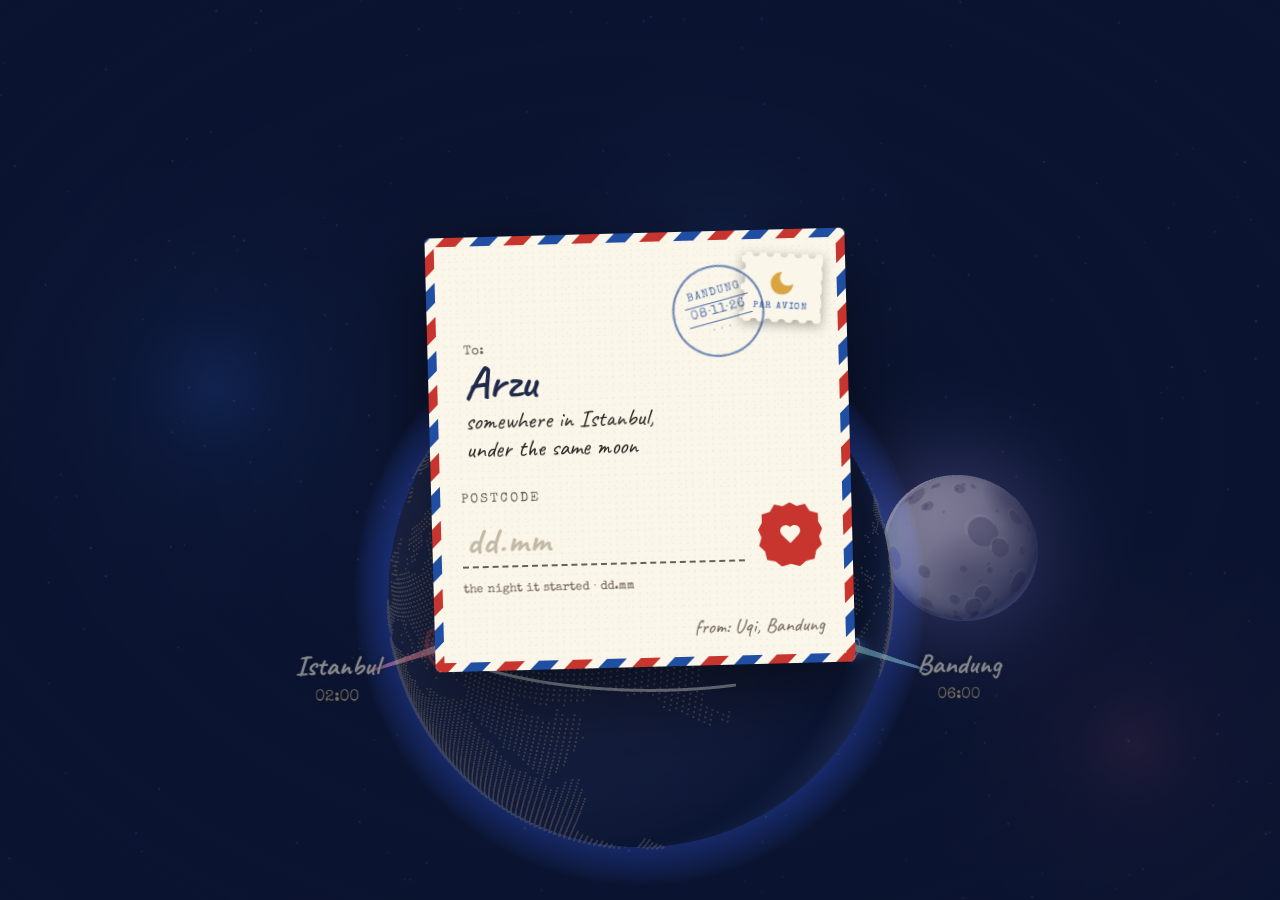
<file: index.html>
<!DOCTYPE html>
<html lang="en">
<head>
  <meta charset="UTF-8" />
  <meta name="viewport" content="width=device-width, initial-scale=1, maximum-scale=1, viewport-fit=cover" />
  <meta name="robots" content="noindex, nofollow" />
  <meta name="theme-color" content="#0b1430" />
  <title>For you</title>
  <link rel="icon" href="data:image/svg+xml,<svg xmlns='http://www.w3.org/2000/svg' viewBox='0 0 100 100'><rect x='8' y='22' width='84' height='56' rx='6' fill='%23fbf6ea' stroke='%23c8352e' stroke-width='6'/><path d='M10 26 50 56 90 26' fill='none' stroke='%231f4ea3' stroke-width='6'/></svg>" />
  <link rel="preconnect" href="https://fonts.googleapis.com" />
  <link rel="preconnect" href="https://fonts.gstatic.com" crossorigin />
  <link href="https://fonts.googleapis.com/css2?family=Caveat:wght@500;700&family=Lora:ital,wght@0,400;0,500;1,400&family=Special+Elite&display=swap" rel="stylesheet" />
  <link rel="stylesheet" href="css/style.css" />
  <script type="importmap">
    { "imports": { "three": "./assets/vendor/three.module.min.js" } }
  </script>
</head>
<body>
  <canvas id="scene"></canvas>

  <!-- 1. Gate: an envelope addressed to her -->
  <section id="gate" class="screen active">
    <div class="envelope-front airmail">
      <div class="stamp gate-stamp"><span class="stamp-art"><i data-icon="moon"></i></span><span class="stamp-txt">PAR AVION</span></div>
      <div class="postmark gate-postmark"><span>BANDUNG</span><b>08·11·26</b><span>· · ·</span></div>
      <div class="address">
        <p class="to-label">To:</p>
        <p id="gate-to" class="hand to-name">Ay Yüzlüm</p>
        <p class="hand to-line">somewhere in Istanbul,</p>
        <p class="hand to-line">under the same moon</p>
      </div>
      <form id="gate-form" autocomplete="off">
        <label for="gate-input" class="type-label" id="gate-question">POSTCODE</label>
        <div class="postcode-row">
          <input id="gate-input" inputmode="numeric" placeholder="dd.mm" aria-label="postcode" />
          <button type="submit" class="seal" aria-label="open"><i data-icon="heart"></i></button>
        </div>
        <p id="gate-hint" class="type-hint"></p>
      </form>
      <div id="gate-error" class="rubber-stamp red hidden" aria-live="polite"></div>
      <p id="gate-from" class="from hand">from: Uqi, Bandung</p>
    </div>
  </section>

  <!-- 2. Intro: telegram, then boarding pass -->
  <section id="intro" class="screen">
    <div id="telegram" class="telegram">
      <div class="tg-head"><span>TELEGRAM</span><span>TELGRAF</span></div>
      <div class="tg-meta" id="tg-meta">No. 0001</div>
      <div id="tg-lines" class="tg-lines"></div>
    </div>

    <div id="boarding" class="boarding hidden">
      <div class="bp-main">
        <div class="bp-top"><span>BOARDING PASS</span><span id="bp-flight">FLIGHT AY0811</span></div>
        <h2 id="intro-title" class="hand"></h2>
        <div class="bp-route">
          <div><b id="bp-from-code">IST</b><span id="bp-from">Istanbul</span></div>
          <div class="bp-plane"><i data-icon="plane"></i></div>
          <div><b id="bp-to-code">BDO</b><span id="bp-to">Bandung</span></div>
        </div>
        <div class="bp-grid">
          <div><small>PASSENGER</small><span>one message</span></div>
          <div><small>SEAT</small><span>next to the moon</span></div>
          <div><small>DISTANCE</small><span id="bp-km">9,571 km</span></div>
          <div><small>GATE</small><span>08.11</span></div>
        </div>
        <p id="intro-subtitle" class="bp-note"></p>
        <p id="intro-howto" class="bp-howto"></p>
      </div>
      <div class="bp-stub">
        <div class="barcode"></div>
        <button id="start-btn" class="btn-red"><span>BOARD</span><i data-icon="plane"></i></button>
      </div>
    </div>
  </section>

  <!-- HUD -->
  <div id="hud" class="hidden">
    <div class="hud-ticket">
      <div class="route">
        <b id="hud-from">IST</b>
        <div class="route-line"><div id="progress-bar"></div><span id="progress-plane"><i data-icon="plane"></i></span></div>
        <b id="hud-to">BDO</b>
      </div>
      <div id="hud-km" class="hud-km">9,571 km to go</div>
    </div>
    <div class="hud-right">
      <button id="mute-btn" class="mute" aria-label="sound on/off"><i data-icon="volume"></i></button>
      <div class="stamp hud-stamp"><span class="hud-stars"><i data-icon="star"></i><b id="hud-stars">0</b></span></div>
    </div>
  </div>
  <div id="touch-hint" class="touch-hint hidden"><i data-icon="move"></i> <span id="touch-hint-text">drag to steer</span></div>
  <div id="floaters" class="floaters"></div>
  <div id="lightbox" class="lightbox hidden" role="dialog" aria-modal="true" aria-label="photo">
    <button class="lb-close" aria-label="close"><i data-icon="x"></i></button>
    <figure class="lb-frame"><img id="lb-img" alt="" /><figcaption id="lb-cap" class="hand"></figcaption></figure>
  </div>
  <div id="stick" class="stick hidden" aria-hidden="true"><div class="stick-knob"><i data-icon="heart"></i></div></div>
  <div id="hit-flash" class="hit-flash"></div>

  <!-- Checkpoint modal -->
  <div id="modal" class="modal hidden" role="dialog" aria-modal="true">
    <div id="modal-card" class="modal-card"></div>
  </div>

  <!-- 4. Finale -->
  <section id="finale" class="screen">
    <div class="finale-inner">
      <div id="delivered-stamp" class="rubber-stamp blue big"></div>
      <div id="grade-row" class="grade-row"></div>
      <p id="finale-line" class="finale-line"></p>
      <div id="clocks" class="clocks"></div>

      <div id="env-wrap" class="env-wrap">
        <div class="env" id="env">
          <div class="env-back airmail"></div>
          <div class="env-peek"><span class="hand">for you</span></div>
          <div class="env-pocket airmail"></div>
          <div class="env-flap"></div>
          <button id="letter-btn" class="seal big-seal" aria-label="open your letter"><i data-icon="heart"></i></button>
        </div>
        <p class="env-hint">tap the seal</p>
      </div>

      <article id="letter" class="letter hidden">
        <h2 id="letter-title" class="hand"></h2>
        <div id="letter-body"></div>
        <p id="letter-sign" class="sign hand"></p>
        <div id="video-wrap" class="video-wrap"></div>
        <p id="closing" class="closing hand"></p>
        <p id="finale-stats" class="stats"></p>
        <button id="replay-btn" class="btn-ghost"><i data-icon="replay"></i> deliver it again</button>
      </article>
    </div>
  </section>

  <div id="loading" class="loading"><div class="stamp"><span class="stamp-art"><i data-icon="mail"></i></span></div></div>

  <script type="module" src="js/main.js"></script>
</body>
</html>
</file>
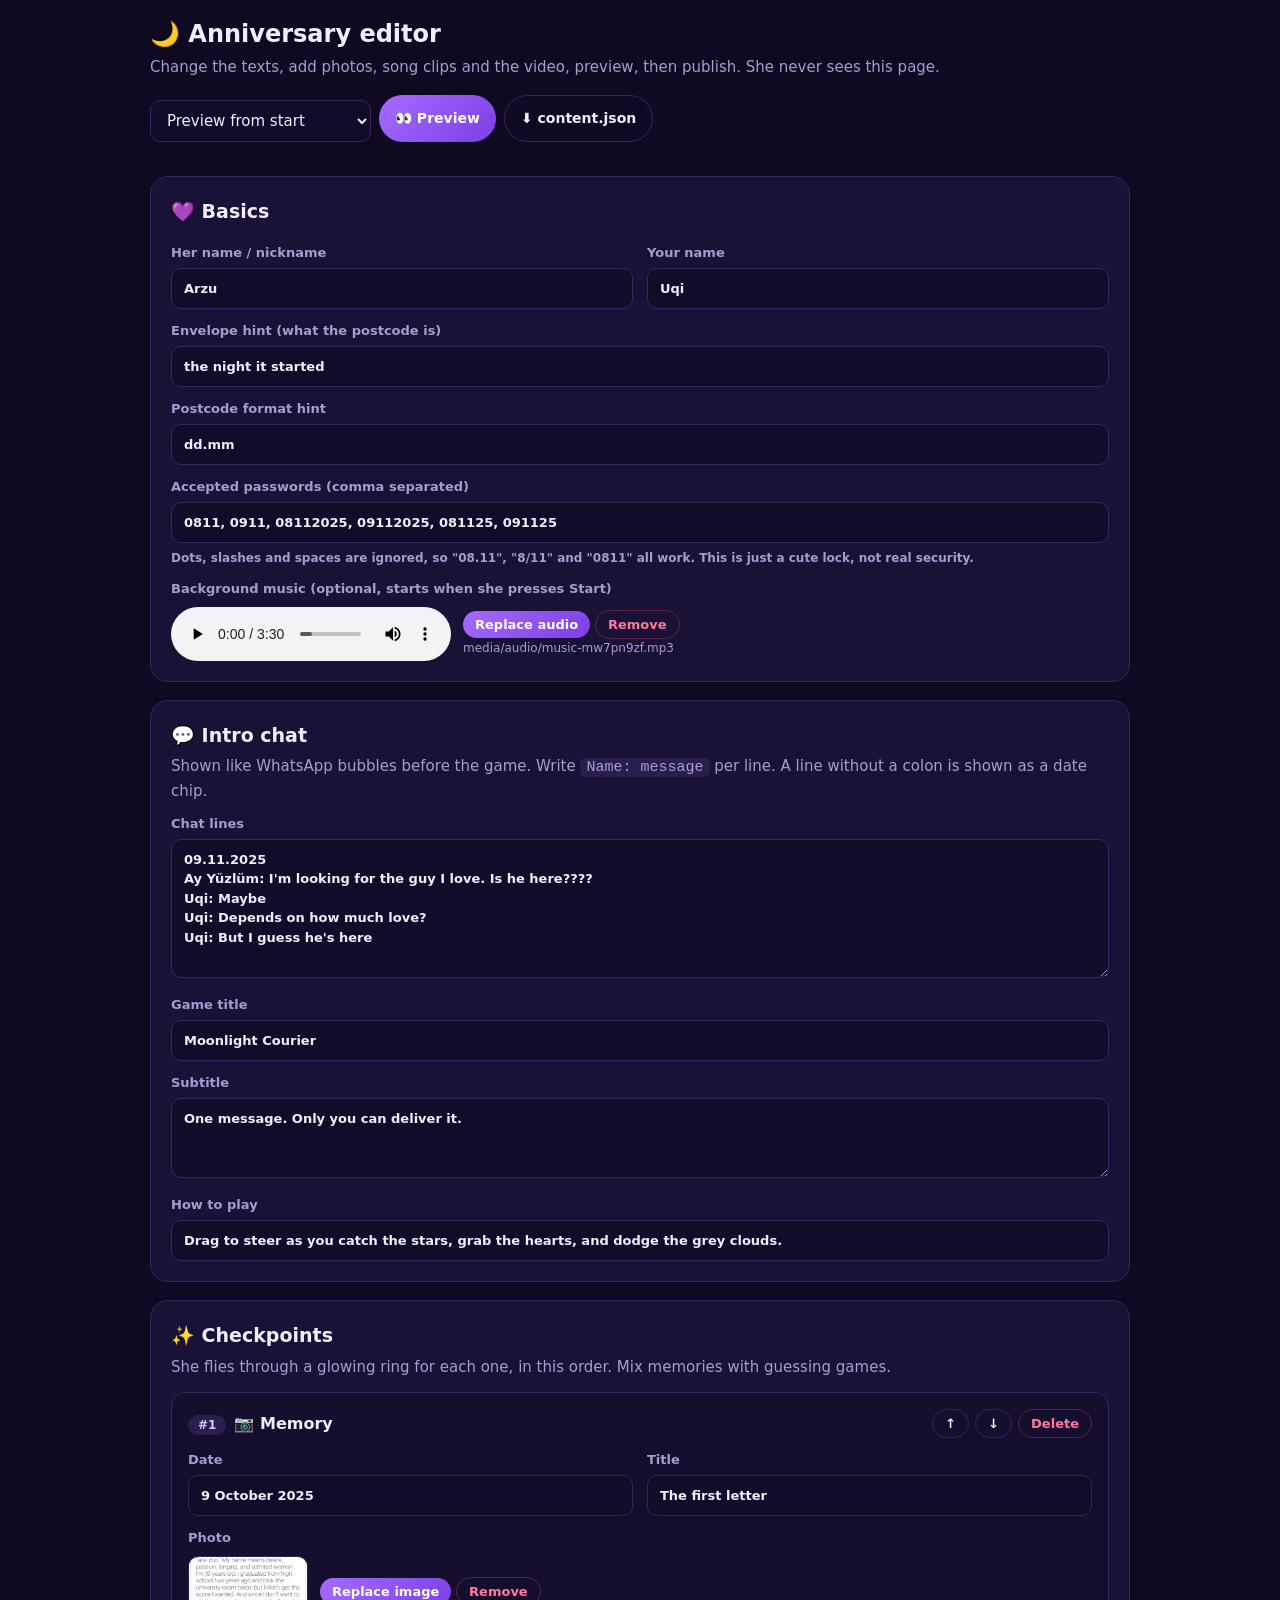
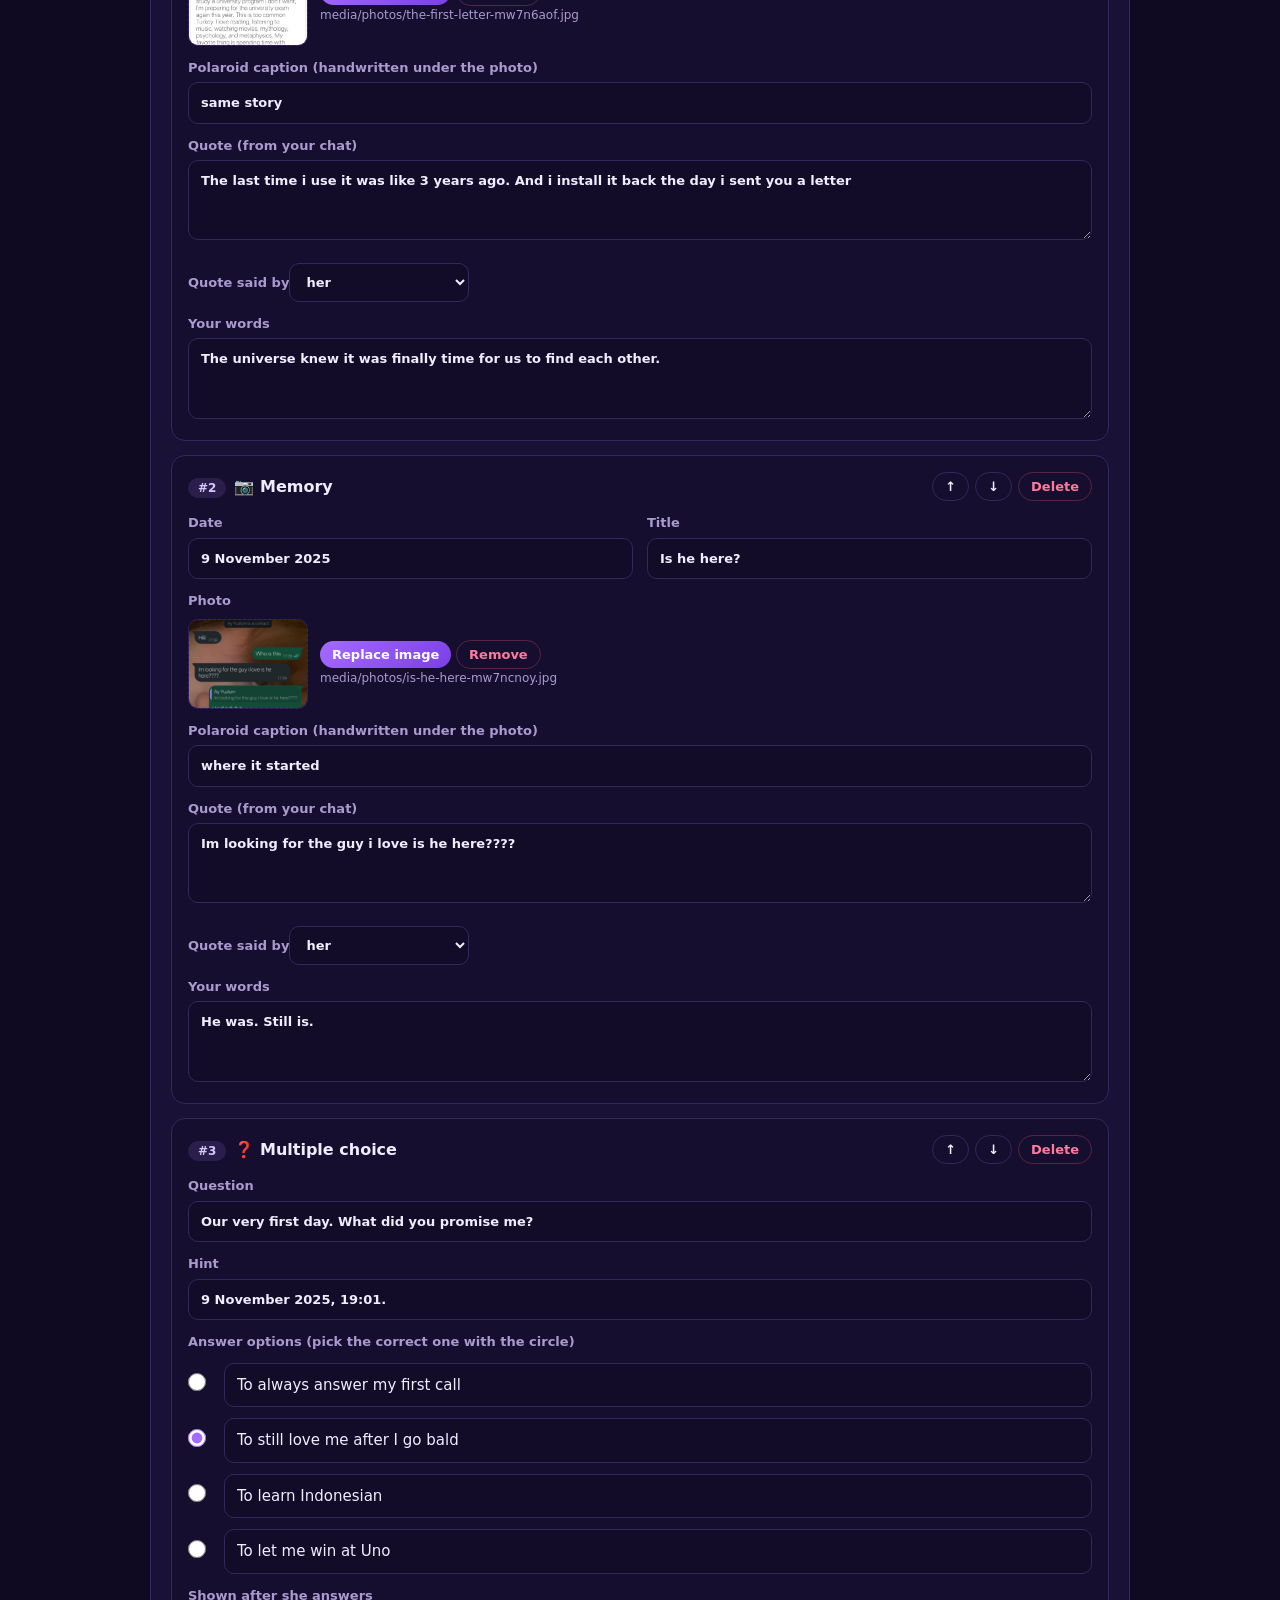
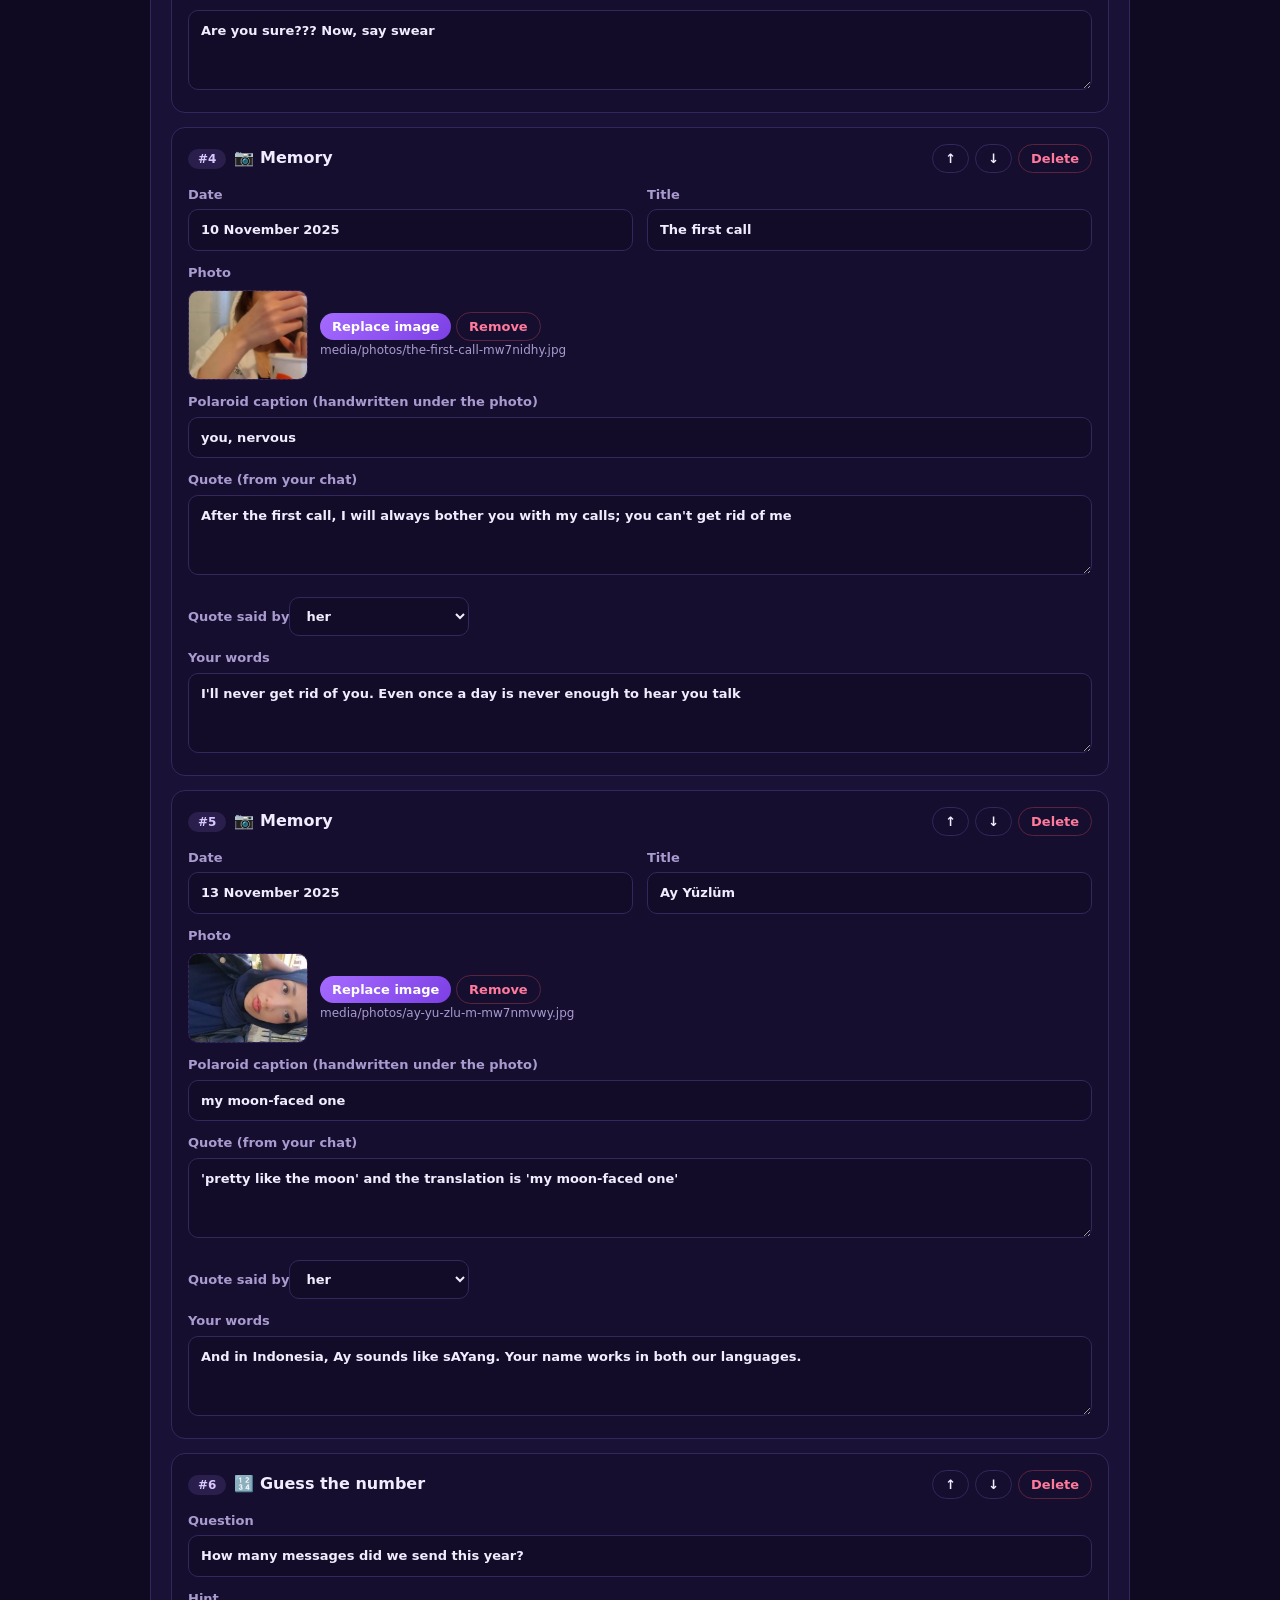
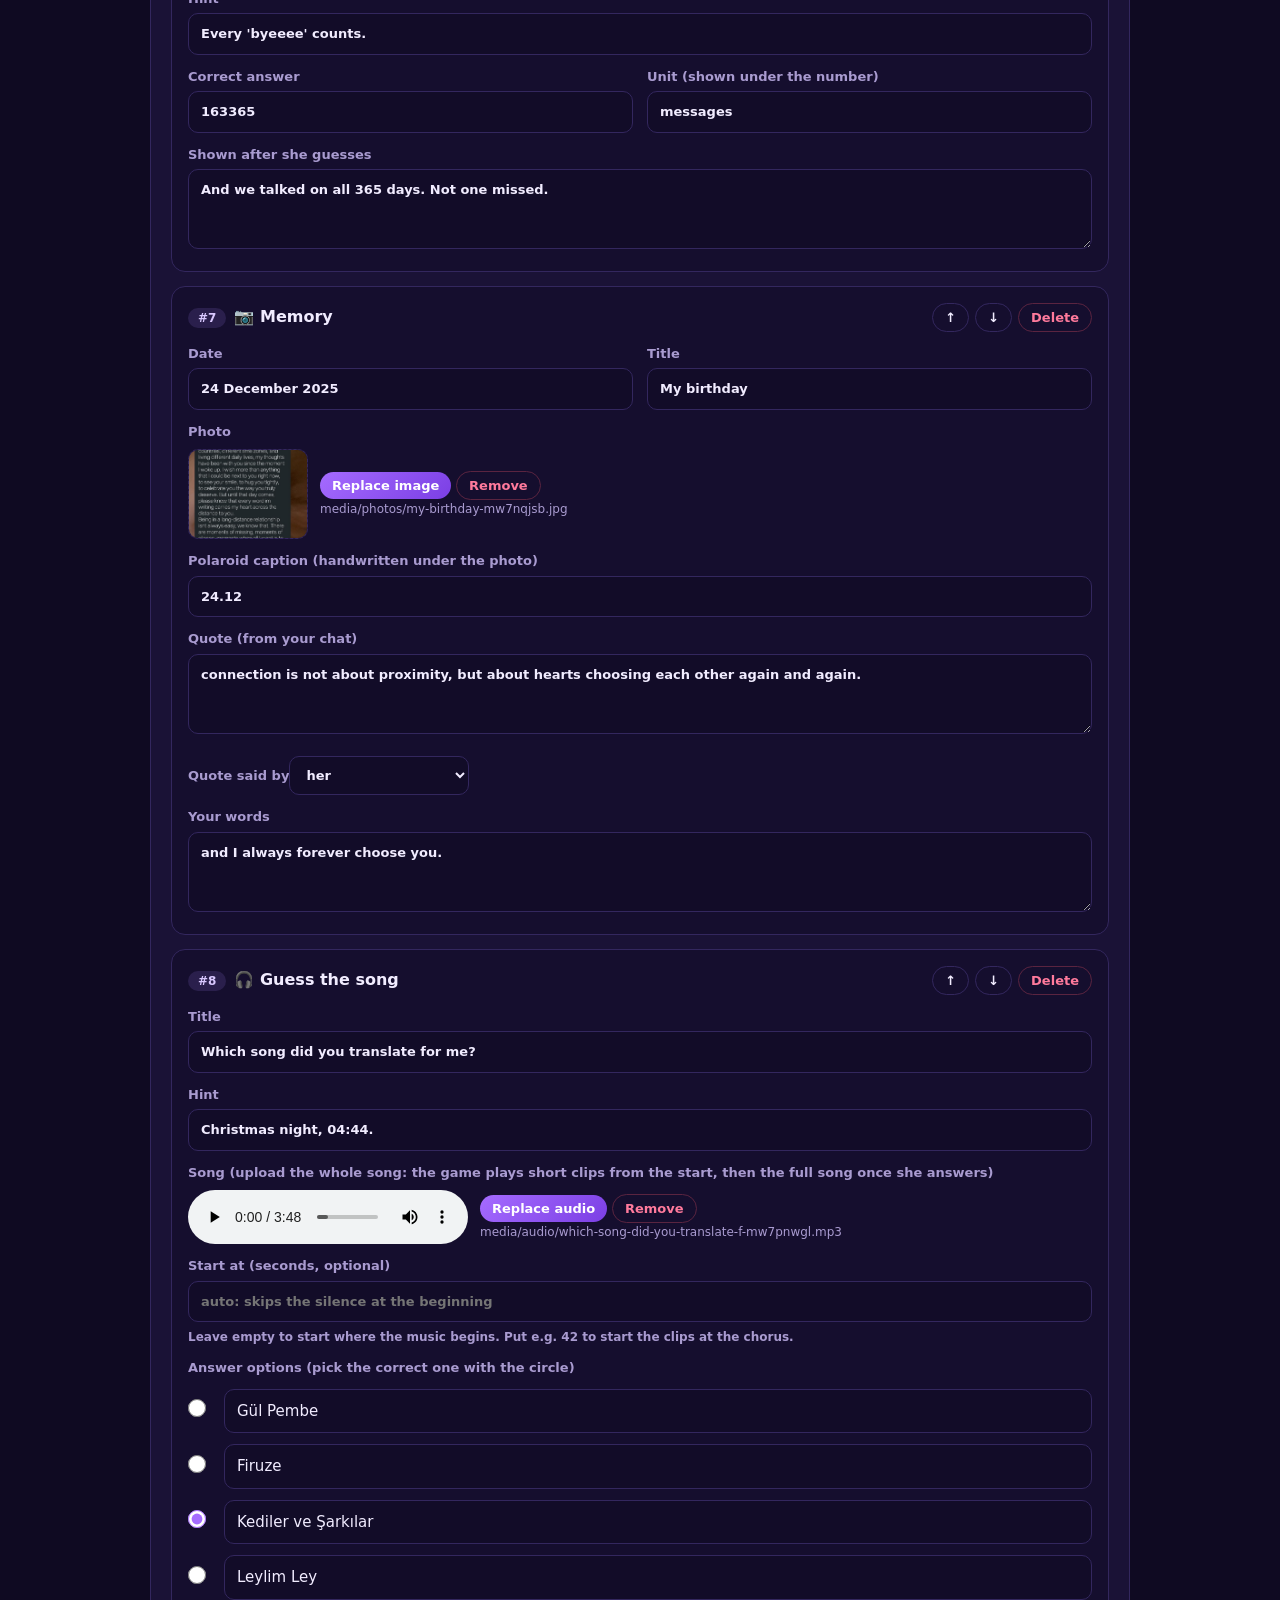
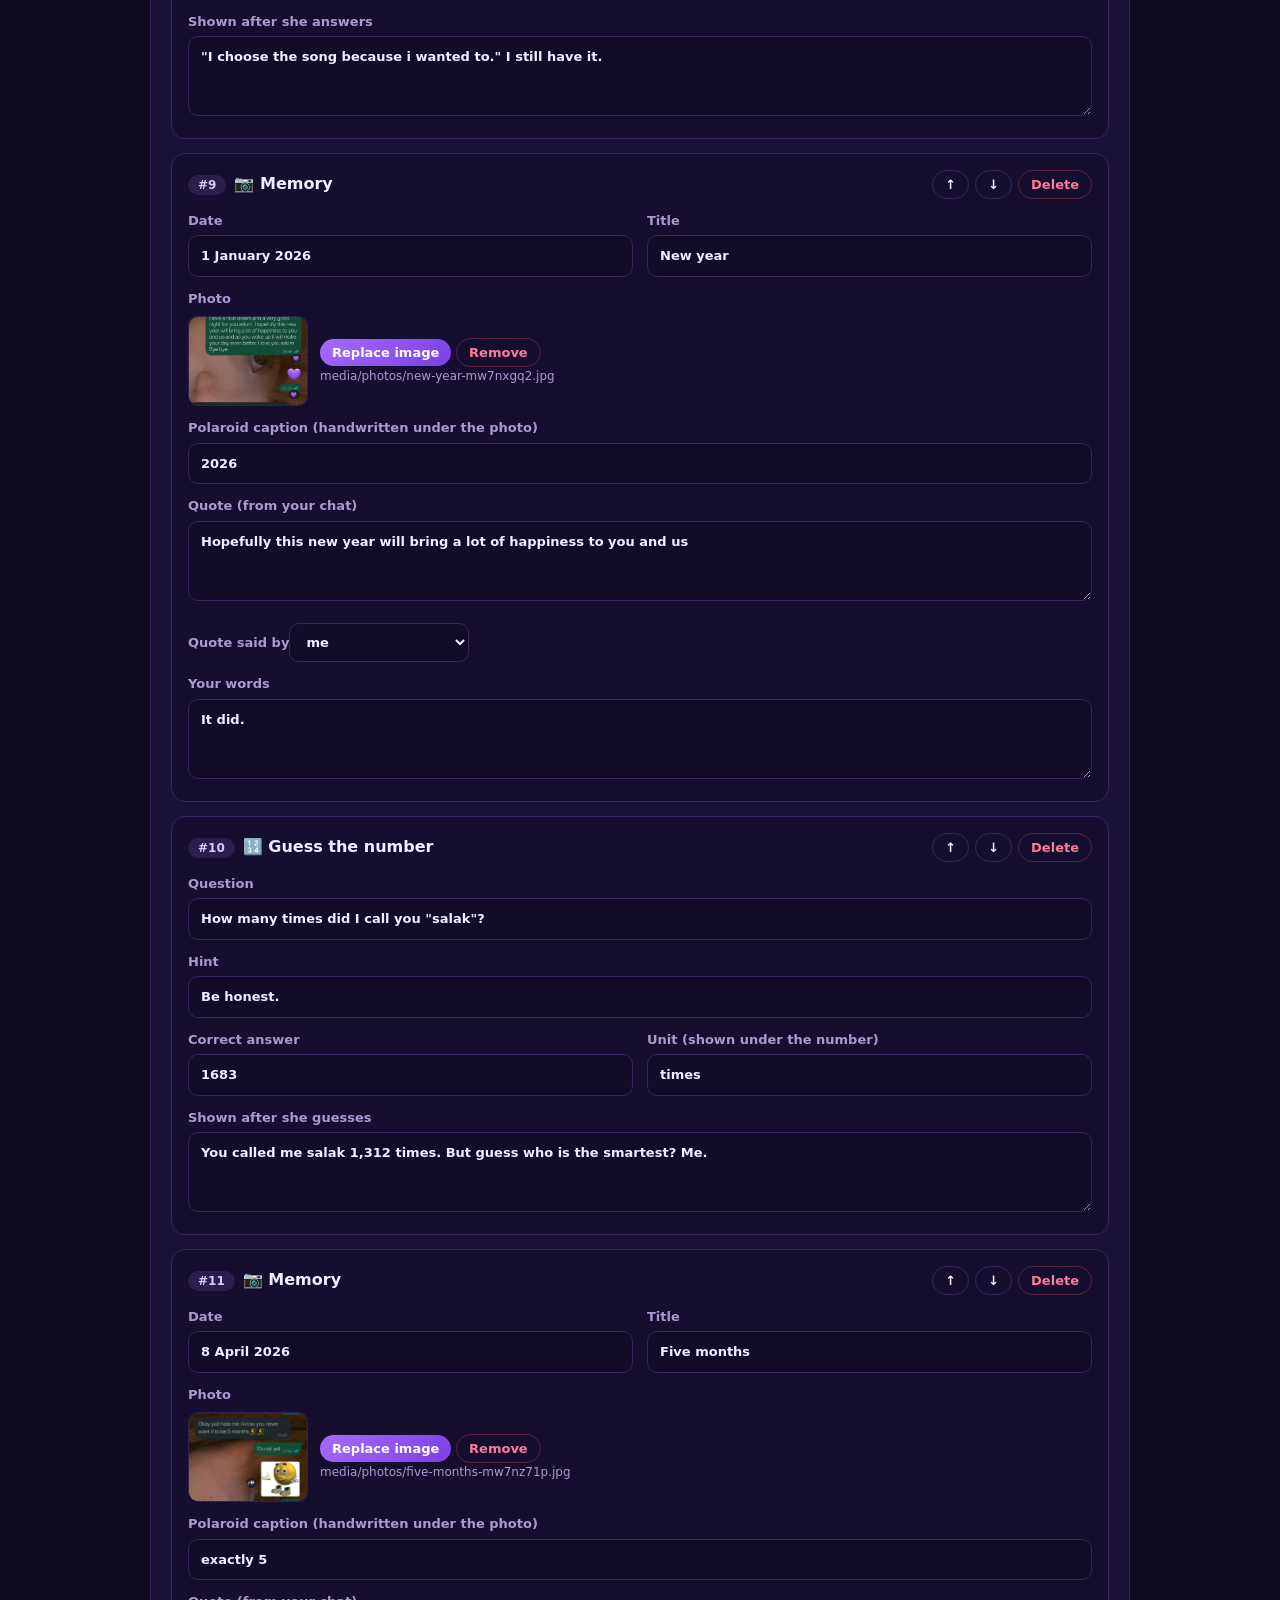
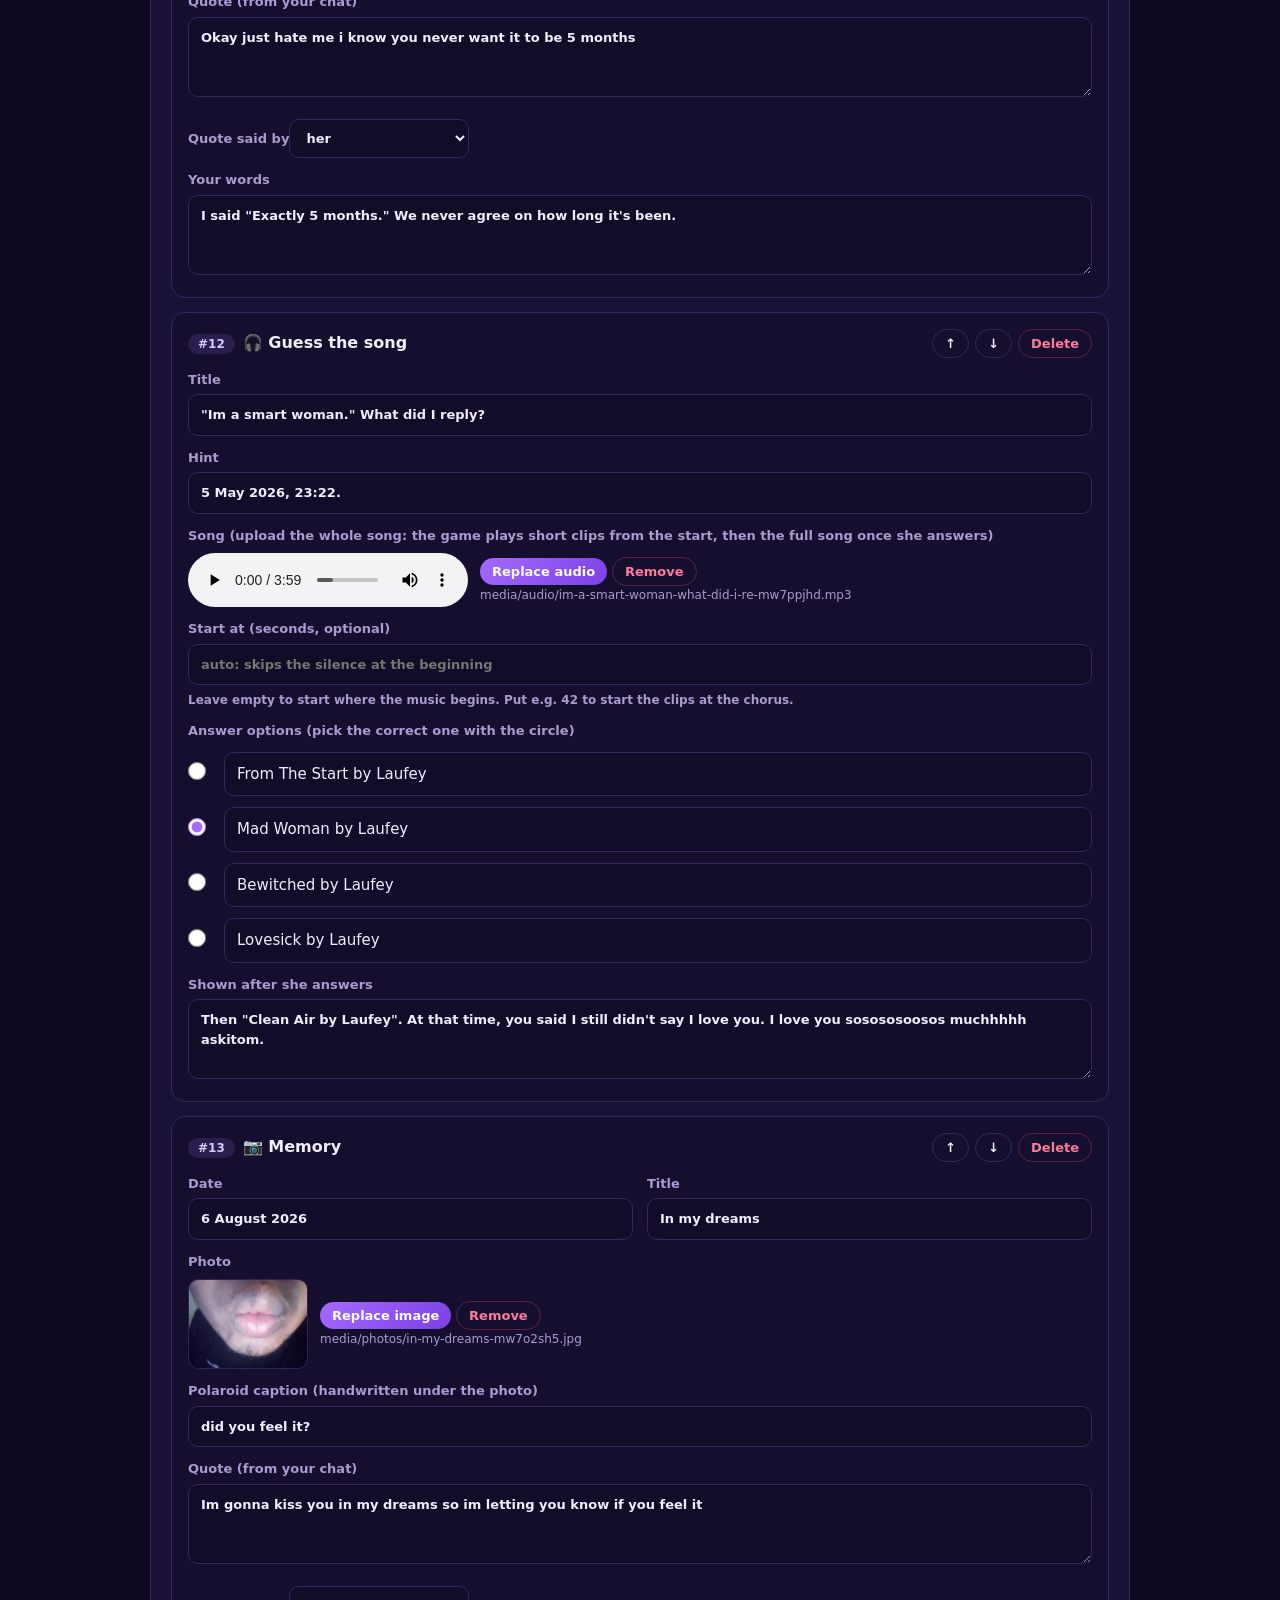
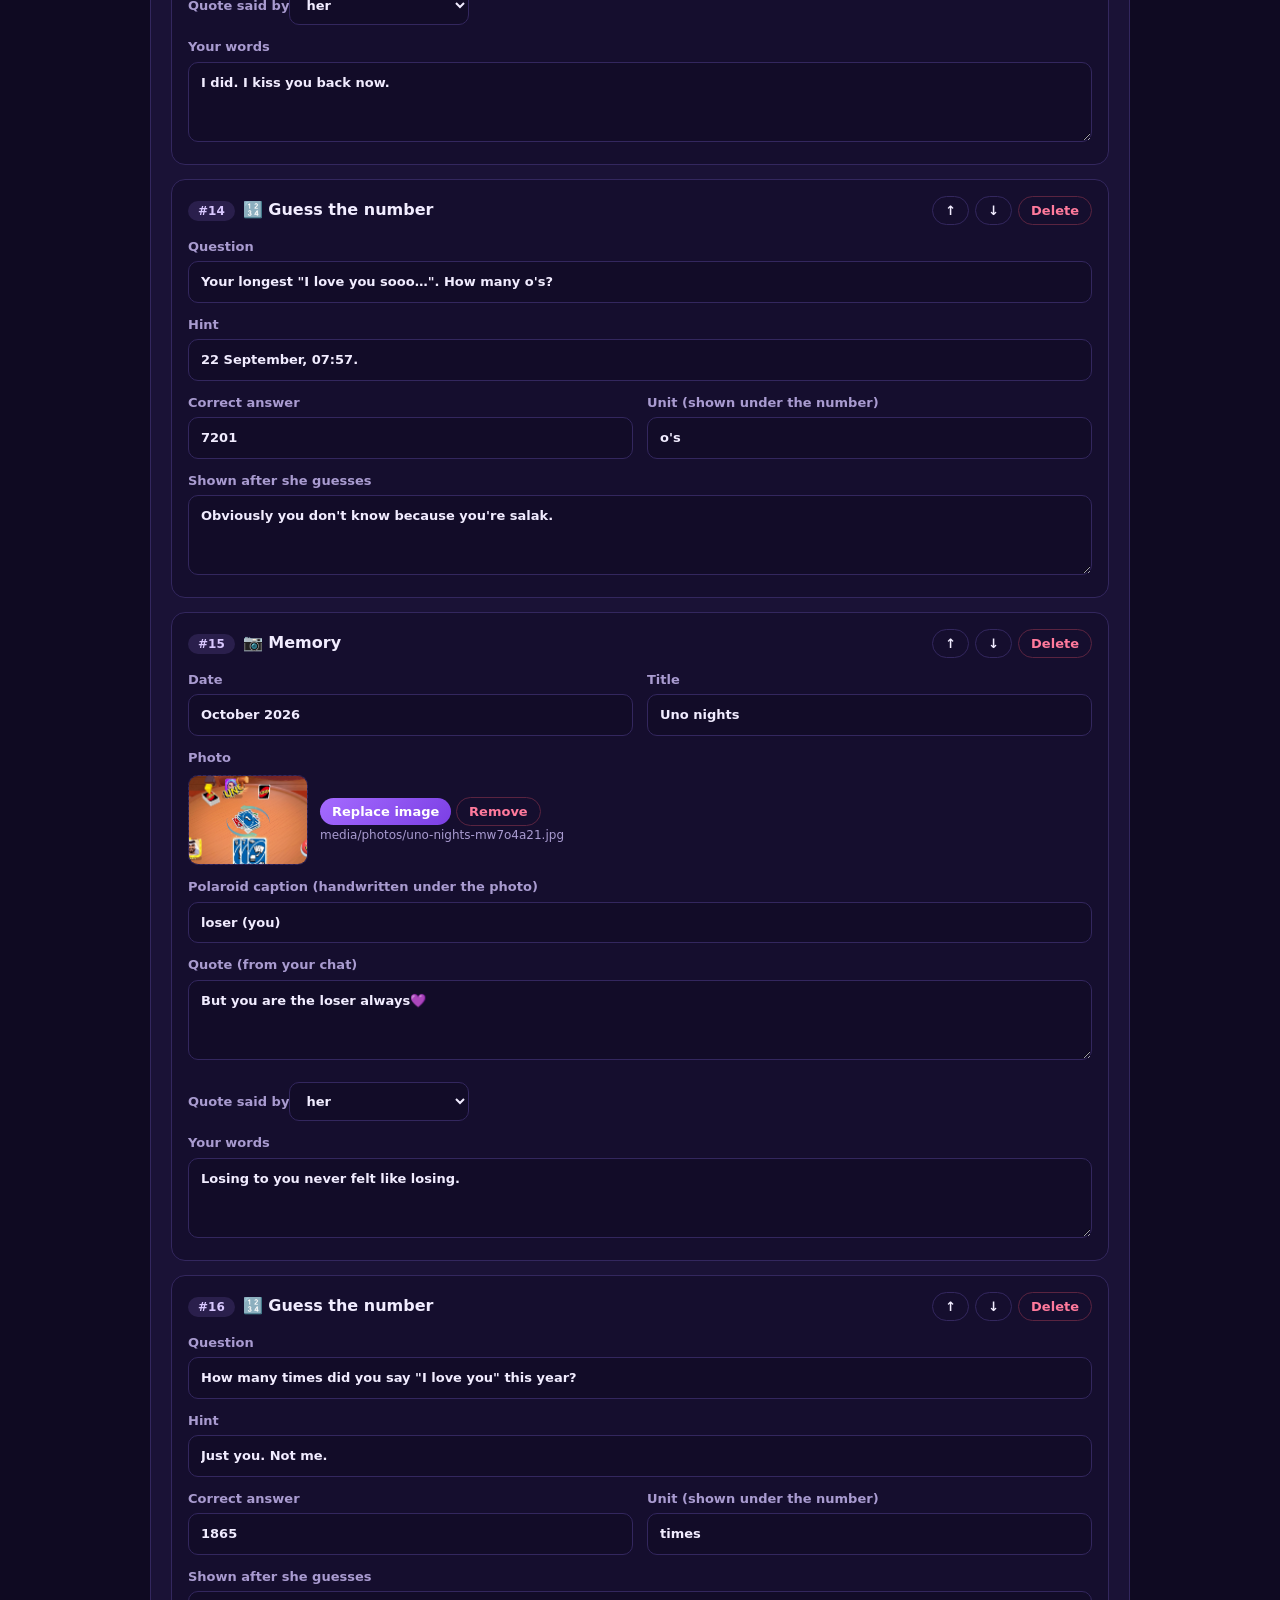
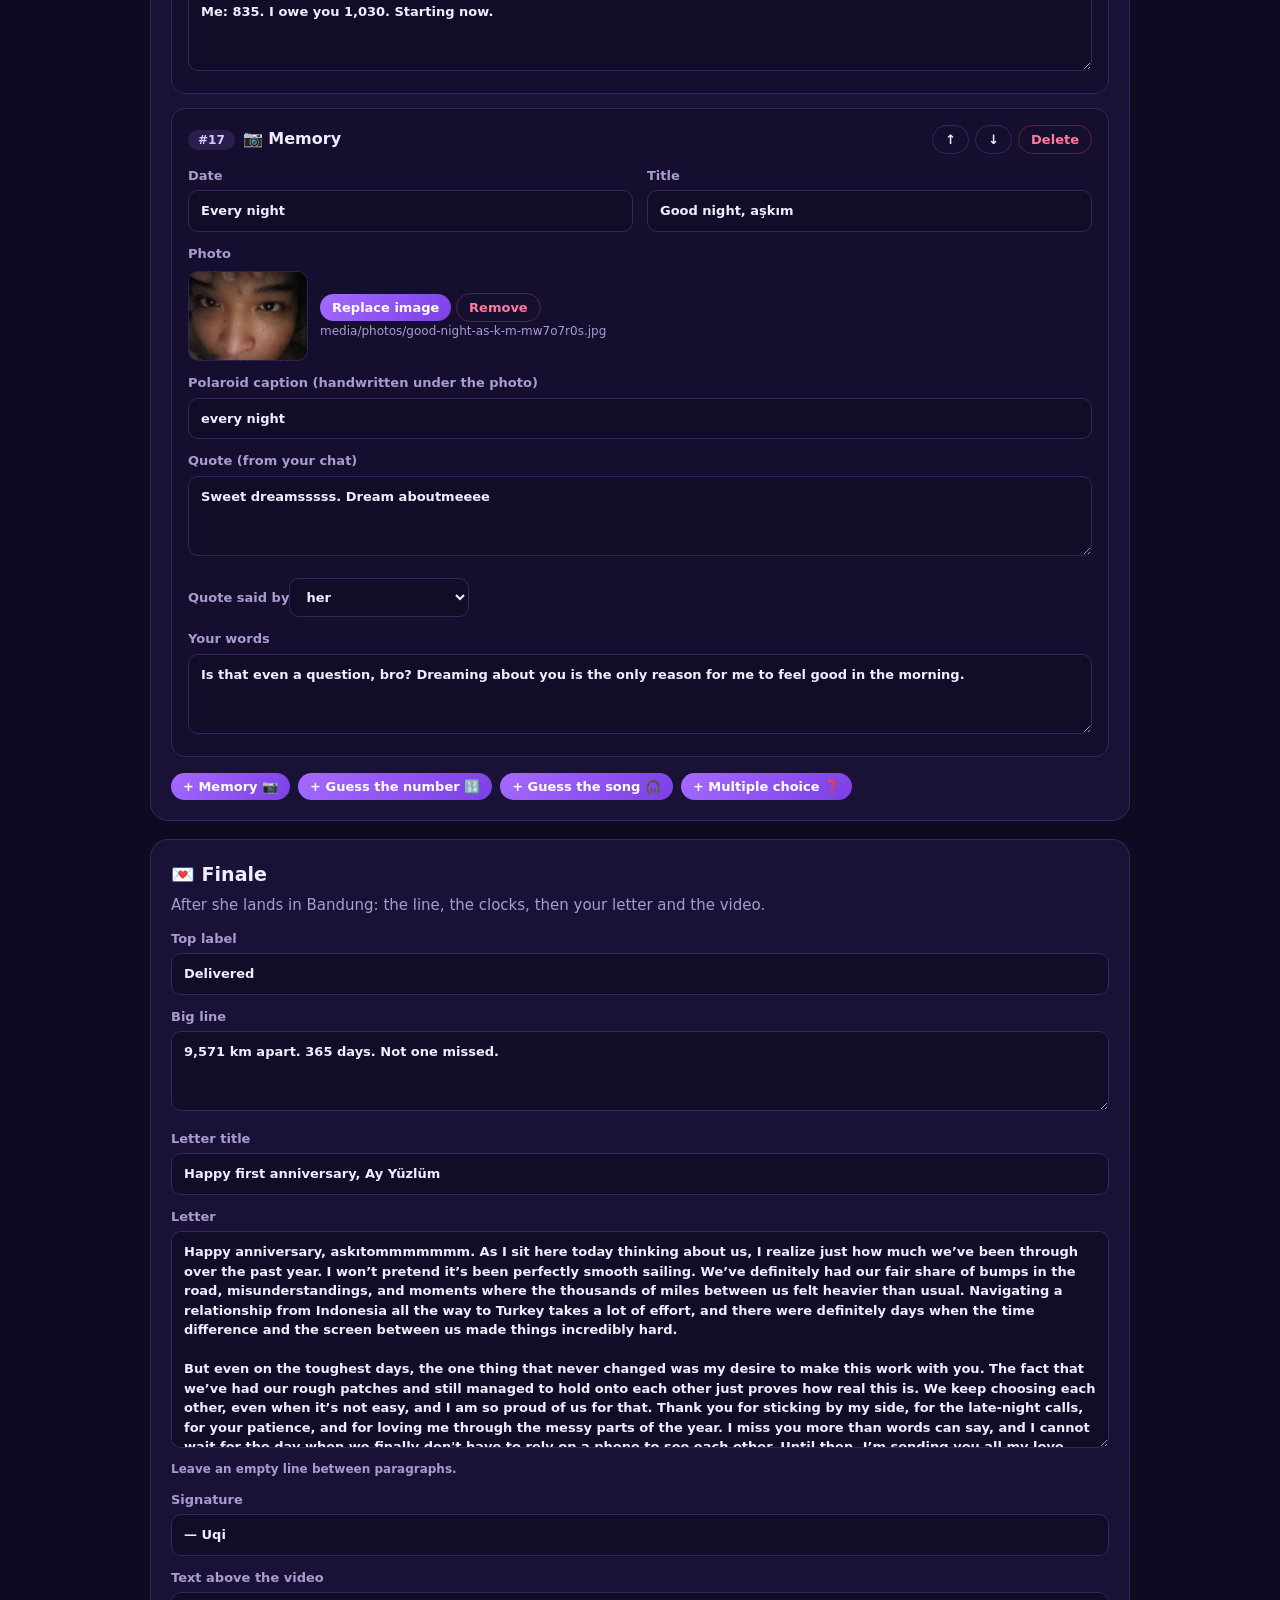
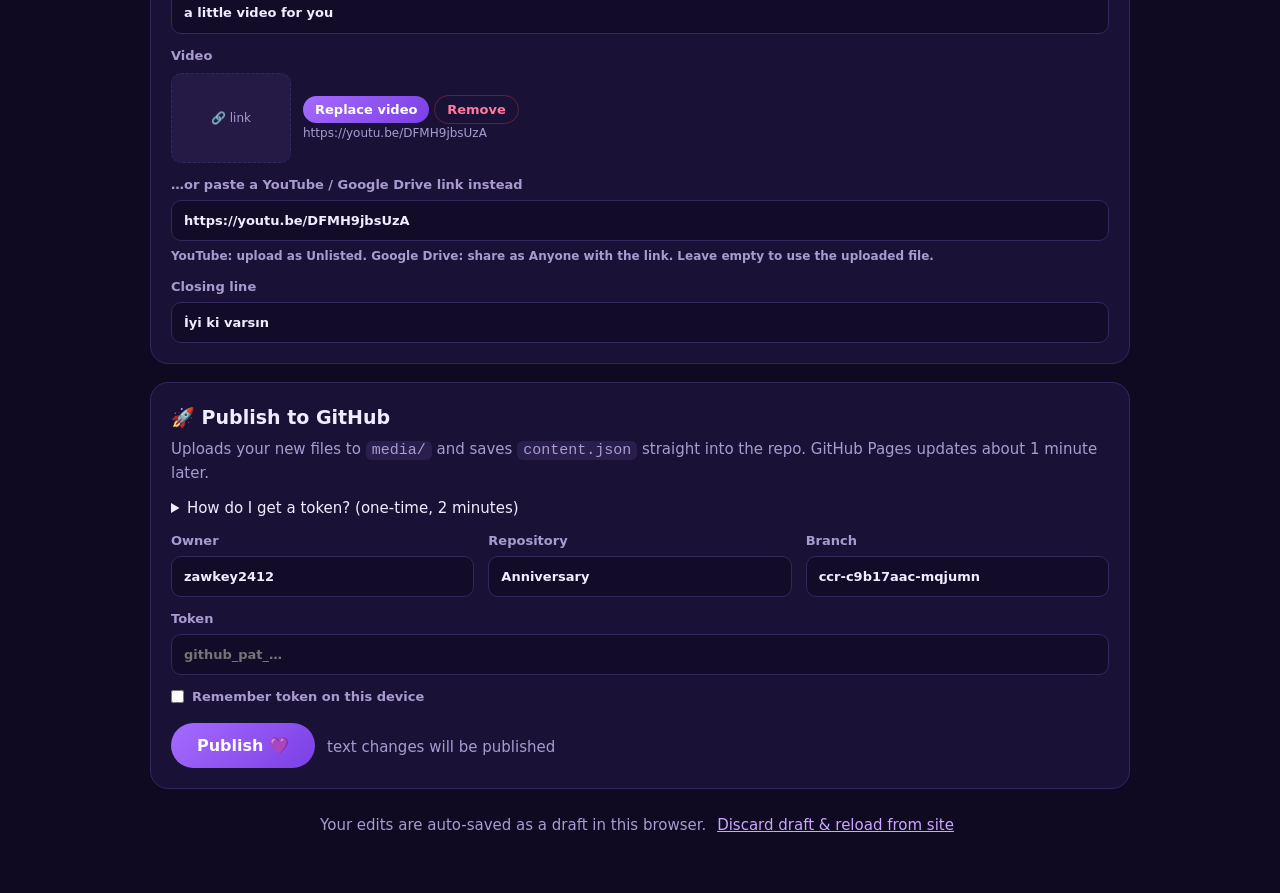
<file: editor.html>
<!DOCTYPE html>
<html lang="en">
<head>
  <meta charset="UTF-8" />
  <meta name="viewport" content="width=device-width, initial-scale=1" />
  <meta name="robots" content="noindex, nofollow" />
  <title>Editor · Anniversary</title>
  <link rel="icon" href="data:image/svg+xml,<svg xmlns='http://www.w3.org/2000/svg' viewBox='0 0 100 100'><text y='.9em' font-size='90'>🛠️</text></svg>" />
  <link rel="stylesheet" href="css/editor.css" />
</head>
<body>
  <header class="top">
    <div>
      <h1>🌙 Anniversary editor</h1>
      <p class="muted">Change the texts, add photos, song clips and the video, preview, then publish. She never sees this page.</p>
    </div>
    <div class="top-actions">
      <select id="preview-from" title="where the preview starts">
        <option value="">Preview from start</option>
        <option value="intro">Preview from chat intro</option>
        <option value="game">Preview from game</option>
        <option value="finale">Preview the finale</option>
      </select>
      <button id="preview-btn" class="btn">👀 Preview</button>
      <button id="download-btn" class="btn ghost">⬇ content.json</button>
    </div>
  </header>

  <main id="app"></main>

  <section class="panel publish">
    <h2>🚀 Publish to GitHub</h2>
    <p class="muted">Uploads your new files to <code>media/</code> and saves <code>content.json</code> straight into the repo. GitHub Pages updates about 1 minute later.</p>
    <details>
      <summary>How do I get a token? (one-time, 2 minutes)</summary>
      <ol>
        <li>Open <a href="https://github.com/settings/personal-access-tokens/new" target="_blank" rel="noopener">github.com → Settings → Developer settings → Fine-grained tokens → Generate new token</a>.</li>
        <li>Repository access: <b>Only select repositories</b> → pick this repo.</li>
        <li>Permissions → Repository permissions → <b>Contents: Read and write</b>.</li>
        <li>Generate, copy it, and paste it below. It stays in this browser only and is never put in the website.</li>
      </ol>
    </details>
    <div class="grid3">
      <label>Owner <input id="gh-owner" placeholder="zawkey2412" /></label>
      <label>Repository <input id="gh-repo" placeholder="Anniversary" /></label>
      <label>Branch <input id="gh-branch" placeholder="branch GitHub Pages uses" /></label>
    </div>
    <label>Token <input id="gh-token" type="password" placeholder="github_pat_…" autocomplete="off" /></label>
    <label class="check"><input id="gh-remember" type="checkbox" /> Remember token on this device</label>
    <div class="row">
      <button id="publish-btn" class="btn big">Publish 💜</button>
      <span id="pending-count" class="muted"></span>
    </div>
    <pre id="log" class="log hidden"></pre>
  </section>

  <footer class="muted foot">Your edits are auto-saved as a draft in this browser. <button id="reset-btn" class="link">Discard draft &amp; reload from site</button></footer>

  <script type="module" src="js/editor.js"></script>
</body>
</html>
</file>
<file: css/style.css>
/* Airmail love letters */
:root {
  --night: #0b1430;
  --paper: #fbf6ea;
  --paper-2: #f3ead4;
  --kraft: #e8d9c3;
  --ink: #2b2622;
  --ink-soft: #6b5f52;
  --red: #c8352e;
  --red-dark: #8f1f1a;
  --blue: #1f4ea3;
  --navy: #1f2a4a;
  --gold: #d9a441;
  --hand: "Caveat", "Segoe Script", "Bradley Hand", cursive;
  --type: "Special Elite", "Courier New", monospace;
  --serif: "Lora", Georgia, serif;
  --stripes: repeating-linear-gradient(-45deg, var(--red) 0 14px, var(--paper) 14px 24px, var(--blue) 24px 38px, var(--paper) 38px 48px);
}

* { box-sizing: border-box; margin: 0; padding: 0; }
html, body { height: 100%; background: var(--night); color: var(--ink); font-family: var(--serif); overflow: hidden; -webkit-tap-highlight-color: transparent; }
body { touch-action: none; user-select: none; -webkit-user-select: none; }
#scene { position: fixed; inset: 0; width: 100%; height: 100%; display: block; }
.hidden { display: none !important; }
.hand { font-family: var(--hand); }
.ic { flex: none; vertical-align: -0.14em; }
button { font: inherit; }

/* ---------- screens ---------- */
.screen {
  position: fixed; inset: 0; z-index: 5; display: flex; flex-direction: column; align-items: center; justify-content: center;
  padding: max(20px, env(safe-area-inset-top)) 18px max(20px, env(safe-area-inset-bottom));
  opacity: 0; pointer-events: none; transition: opacity 0.8s ease;
}
.screen.active { opacity: 1; pointer-events: auto; }

/* paper grain (subtle) */
.paper, .envelope-front, .telegram, .boarding, .postcard, .telegram-card, .tape-card, .letter, .env-back, .env-flap, .env-pocket {
  background-color: var(--paper);
  background-image:
    radial-gradient(rgba(120, 90, 40, 0.05) 1px, transparent 1px),
    radial-gradient(rgba(120, 90, 40, 0.04) 1px, transparent 1px);
  background-size: 7px 7px, 11px 11px;
  background-position: 0 0, 3px 5px;
}

/* airmail stripe border */
.airmail { position: relative; }
.airmail::before {
  content: ""; position: absolute; inset: 0; padding: 9px; border-radius: inherit; background: var(--stripes); pointer-events: none;
  -webkit-mask: linear-gradient(#000 0 0) content-box exclude, linear-gradient(#000 0 0);
  mask: linear-gradient(#000 0 0) content-box exclude, linear-gradient(#000 0 0);
}

/* ---------- stamps ---------- */
.stamp {
  --hole: 4px; padding: 7px; display: inline-flex; align-items: center; justify-content: center; position: relative;
  background: radial-gradient(circle at center, transparent var(--hole), var(--paper) calc(var(--hole) + 0.5px)) -7px -7px / 14px 14px;
  filter: drop-shadow(0 3px 6px rgba(0, 0, 0, 0.35));
}
.stamp > * { position: relative; }
.stamp::after { content: ""; position: absolute; inset: 7px; background: var(--paper); z-index: 0; }
.stamp > * { z-index: 1; }
.stamp-art { font-size: 30px; line-height: 1; display: flex; }

.postmark {
  width: 92px; height: 92px; border-radius: 50%; border: 2px solid rgba(31, 78, 163, 0.65); color: rgba(31, 78, 163, 0.8);
  display: flex; flex-direction: column; align-items: center; justify-content: center; font: 11px var(--type); letter-spacing: 1px; text-align: center; line-height: 1.25;
  transform: rotate(-14deg); mix-blend-mode: multiply;
}
.postmark b { font-weight: normal; font-size: 13px; border-top: 1px solid currentColor; border-bottom: 1px solid currentColor; padding: 1px 4px; margin: 2px 0; }

.rubber-stamp {
  display: inline-block; font: 18px var(--type); letter-spacing: 3px; text-transform: uppercase; padding: 6px 14px;
  border: 3px double currentColor; border-radius: 6px; transform: rotate(-8deg); opacity: 0.88; mix-blend-mode: multiply;
  animation: stamp-in 0.35s cubic-bezier(.2, 1.6, .4, 1) both;
}
.rubber-stamp.red { color: var(--red); }
.rubber-stamp.blue { color: var(--blue); }
.rubber-stamp.big { font-size: 26px; padding: 8px 20px; }

/* ---------- buttons ---------- */
.btn-red {
  border: 0; cursor: pointer; background: var(--red); color: #fff; font: 15px var(--type); letter-spacing: 1px;
  display: inline-flex; align-items: center; gap: 9px; padding: 12px 20px; border-radius: 4px; box-shadow: 4px 4px 0 var(--navy); transition: transform .12s, box-shadow .12s;
}
.btn-red:hover { transform: translate(-1px, -1px); box-shadow: 5px 5px 0 var(--navy); }
.btn-red:active { transform: translate(3px, 3px); box-shadow: 1px 1px 0 var(--navy); }
.btn-red:disabled { opacity: .5; }
.btn-ghost { display: inline-flex; align-items: center; gap: 8px; border: 1.5px dashed var(--ink-soft); background: transparent; color: var(--ink-soft); font: 14px var(--type); padding: 10px 16px; border-radius: 4px; cursor: pointer; }

.seal {
  width: 64px; height: 64px; border: 0; cursor: pointer; flex: none; color: var(--paper); font-size: 24px;
  background: var(--red);
  clip-path: polygon(50% 0%, 61% 6%, 74% 3%, 81% 14%, 94% 18%, 94% 31%, 100% 42%, 95% 54%, 99% 67%, 90% 76%, 87% 89%, 74% 92%, 64% 100%, 50% 96%, 36% 100%, 26% 92%, 13% 89%, 10% 76%, 1% 67%, 5% 54%, 0% 42%, 6% 31%, 6% 18%, 19% 14%, 26% 3%, 39% 6%);
  display: flex; align-items: center; justify-content: center; transition: transform .15s;
}
.seal:hover { transform: rotate(-6deg) scale(1.05); }
.seal:active { transform: scale(.94); }

/* ---------- 1. gate ---------- */
#gate { background: radial-gradient(ellipse at 50% 50%, rgba(11, 20, 48, 0.25), rgba(11, 20, 48, 0.7)); }
.envelope-front {
  width: min(420px, 100%); border-radius: 6px; padding: 30px 30px 26px; box-shadow: 0 30px 80px rgba(0, 0, 0, .55);
  transform: rotate(-1.5deg); animation: drop-in .9s cubic-bezier(.2, .9, .3, 1.1) both;
}
.gate-stamp { position: absolute; top: 24px; right: 24px; transform: rotate(4deg); }
.gate-stamp { flex-direction: column; }
.gate-stamp .stamp-art { font-size: 30px; padding: 8px 12px 2px; color: var(--gold); }
.gate-stamp .stamp-txt { font: 9px var(--type); color: var(--blue); letter-spacing: 1px; padding: 2px 6px 4px; }
.gate-postmark { position: absolute; top: 34px; right: 82px; }
.address { margin-top: 78px; padding-left: 6px; }
.to-label { font: 13px var(--type); color: var(--ink-soft); }
.to-name { font-size: 46px; line-height: 1; color: var(--navy); font-weight: 700; margin: 2px 0 2px; }
.to-line { font-size: 24px; line-height: 1.15; color: var(--ink); }
#gate-form { margin-top: 30px; }
.type-label { font: 13px var(--type); letter-spacing: 2px; color: var(--ink-soft); display: block; }
.postcode-row { display: flex; align-items: center; gap: 14px; margin-top: 4px; }
#gate-input {
  flex: 1; min-width: 0; border: 0; border-bottom: 2px dashed var(--ink-soft); background: transparent; outline: none;
  font: 700 36px var(--hand); color: var(--blue); padding: 2px 4px; letter-spacing: 2px;
}
#gate-input::placeholder { color: #c3b8a6; }
#gate-input:focus { border-bottom-color: var(--blue); }
.type-hint { font: 12px var(--type); color: var(--ink-soft); margin-top: 10px; }
#gate-error { position: absolute; top: 46%; right: 18px; font-size: 15px; z-index: 3; background: rgba(251, 246, 234, .5); }
.from { margin-top: 24px; text-align: right; font-size: 20px; color: var(--ink-soft); }
.shake { animation: shake .45s; }

/* ---------- 2. telegram + boarding pass ---------- */
#intro { background: rgba(11, 20, 48, 0.55); gap: 18px; }
.telegram {
  width: min(430px, 100%); padding: 18px 20px 20px; border-radius: 3px; box-shadow: 0 20px 60px rgba(0,0,0,.5);
  background-color: #f6edd2; transform: rotate(1deg); animation: drop-in .7s both;
}
.tg-head { display: flex; justify-content: space-between; font: 18px var(--type); letter-spacing: 6px; color: var(--red); border-bottom: 2px solid var(--red); padding-bottom: 6px; }
.tg-meta { font: 11px var(--type); color: var(--ink-soft); margin: 8px 0 10px; letter-spacing: 1px; }
.tg-lines { font: 15px/1.55 var(--type); color: var(--ink); min-height: 60px; }
.tg-line { margin-bottom: 6px; }
.tg-line b { font-weight: normal; color: var(--blue); }
.tg-line.mine b { color: var(--red); }
.tg-line.date { text-align: center; color: var(--ink-soft); font-size: 12px; }
.caret { display: inline-block; width: 8px; height: 15px; background: var(--ink); vertical-align: -2px; animation: blink .8s steps(1) infinite; }

.boarding {
  width: min(460px, 100%); display: flex; border-radius: 10px; overflow: hidden; box-shadow: 0 24px 70px rgba(0,0,0,.55);
  animation: slide-up .7s cubic-bezier(.2, .9, .3, 1) both;
}
.bp-main { flex: 1; padding: 18px 20px 20px; border-right: 2px dashed #cbbfa8; position: relative; }
.bp-top { display: flex; justify-content: space-between; font: 11px var(--type); letter-spacing: 1.5px; color: #fff; background: var(--blue); margin: -18px -20px 14px; padding: 8px 20px; }
.bp-main h2 { font-size: 34px; line-height: 1; color: var(--navy); }
.bp-route { display: flex; align-items: center; justify-content: space-between; margin: 14px 0 16px; }
.bp-route b { display: block; font: 30px var(--type); color: var(--ink); line-height: 1; }
.bp-route span { font-size: 12px; color: var(--ink-soft); }
.bp-route > div:last-child { text-align: right; }
.bp-plane { font-size: 24px; color: var(--red); display: flex; transform: rotate(45deg); }
.bp-grid { display: grid; grid-template-columns: 1fr 1fr; gap: 10px 14px; }
.bp-grid small { display: block; font: 9px var(--type); letter-spacing: 1.5px; color: var(--ink-soft); }
.bp-grid span { font-size: 14px; }
.bp-note { font: 22px/1.2 var(--hand); margin-top: 16px; color: var(--navy); }
.bp-howto { font: 11px/1.6 var(--type); color: var(--ink-soft); margin-top: 6px; }
.bp-stub { width: 92px; display: flex; flex-direction: column; align-items: center; justify-content: space-between; padding: 14px 8px; background-color: var(--paper-2); }
.barcode { width: 44px; flex: 1; max-height: 170px; background: repeating-linear-gradient(0deg, var(--ink) 0 2px, transparent 2px 4px, var(--ink) 4px 5px, transparent 5px 8px, var(--ink) 8px 11px, transparent 11px 13px); opacity: .85; }
.bp-stub .btn-red { flex-direction: column; gap: 6px; padding: 12px 10px; margin-top: 14px; font-size: 13px; }
.bp-stub .btn-red .ic { transform: rotate(45deg); font-size: 18px; }

/* ---------- HUD ---------- */
#hud { position: fixed; top: 0; left: 0; right: 0; z-index: 4; display: flex; justify-content: space-between; align-items: center; gap: 12px; padding: max(12px, env(safe-area-inset-top)) 12px 0; pointer-events: none; }
.hud-ticket { background-color: var(--paper); border-radius: 6px; padding: 8px 12px 7px; flex: 1 1 auto; min-width: 0; max-width: 300px; box-shadow: 0 6px 18px rgba(0,0,0,.35); border-left: 5px solid var(--red); border-right: 5px solid var(--blue); }
.route { display: flex; align-items: center; gap: 8px; font: 15px var(--type); color: var(--ink); }
.route b { font-weight: normal; }
.route-line { flex: 1; height: 2px; position: relative; background: repeating-linear-gradient(90deg, #b9ad97 0 6px, transparent 6px 10px); }
#progress-bar { position: absolute; left: 0; top: 0; height: 2px; width: 0; background: var(--red); }
#progress-plane { position: absolute; top: 50%; left: 0; transform: translate(-50%, -50%) rotate(45deg); font-size: 15px; color: var(--red); display: flex; }
.hud-km { font: 11px var(--type); color: var(--ink-soft); margin-top: 3px; letter-spacing: .5px; }
.hud-right { flex: none; display: flex; gap: 10px; align-items: center; pointer-events: auto; }
.hud-stamp { transform: rotate(5deg); }
.hud-stars { display: inline-flex; align-items: center; gap: 5px; font: 16px var(--type); color: var(--red); padding: 4px 8px; }
.hud-stars b { font-weight: normal; color: var(--ink); }
.hud-stars .ic { color: var(--gold); }
.mute { width: 38px; height: 38px; border-radius: 50%; border: 2px solid var(--paper); background: rgba(11, 20, 48, .55); color: #fff; cursor: pointer; font-size: 17px; display: flex; align-items: center; justify-content: center; }
.touch-hint { position: fixed; bottom: max(160px, calc(env(safe-area-inset-bottom) + 150px)); left: 50%; transform: translateX(-50%); z-index: 4; color: var(--paper); font: 26px var(--hand); text-shadow: 0 2px 10px rgba(0,0,0,.7); animation: bob 1.6s ease-in-out infinite; pointer-events: none; display: flex; align-items: center; gap: 6px; white-space: nowrap; }
.touch-hint .ic { font-size: 22px; filter: drop-shadow(0 2px 6px rgba(0,0,0,.6)); }

/* ---------- modal + checkpoint cards ---------- */
.modal { position: fixed; inset: 0; z-index: 8; display: flex; align-items: center; justify-content: center; padding: 16px; background: rgba(5, 10, 26, .5); overflow-y: auto; touch-action: pan-y; }
.modal-card { width: min(440px, 100%); max-height: calc(100vh - 32px); overflow-y: auto; touch-action: pan-y; padding: 14px 6px; }

.postcard {
  border-radius: 4px; padding: 30px 26px 26px; box-shadow: 0 24px 60px rgba(0,0,0,.55); transform: rotate(-1.2deg);
  animation: drop-in .55s cubic-bezier(.2, .9, .3, 1.1) both;
}
.postcard .pc-postmark { position: absolute; top: 16px; right: 16px; width: 78px; height: 78px; font-size: 9px; z-index: 2; }
.postcard .pc-postmark b { font-size: 11px; }
.pc-no { font: 12px var(--type); color: var(--ink-soft); letter-spacing: 1px; padding-top: 6px; }
.pc-title { font: 700 38px/1 var(--hand); color: var(--navy); margin: 6px 90px 18px 0; }
.polaroid { background: #fff; padding: 10px 10px 34px; box-shadow: 0 6px 16px rgba(0,0,0,.22); transform: rotate(1.8deg); margin: 8px 8px 22px; position: relative; }
.polaroid .tape { position: absolute; top: -12px; left: 50%; width: 92px; height: 24px; margin-left: -46px; background: rgba(243, 210, 122, .65); transform: rotate(-3deg); box-shadow: 0 1px 2px rgba(0,0,0,.08); }
.polaroid .pic { aspect-ratio: 4 / 3; background: linear-gradient(135deg, #cdbba4, #eadcc6); display: flex; align-items: center; justify-content: center; flex-direction: column; gap: 8px; color: #6b5a48; font: 22px var(--hand); overflow: hidden; }
.polaroid .pic small { font: 11px var(--type); opacity: .8; }
.polaroid .pic img { width: 100%; height: 100%; object-fit: cover; display: block; }
.polaroid .caption { position: absolute; bottom: 5px; left: 0; right: 0; text-align: center; font: 22px var(--hand); color: #444; }
.pc-quote { font: 27px/1.1 var(--hand); color: var(--red); }
.pc-by { font: 11px var(--type); color: var(--ink-soft); margin-top: 4px; }
.pc-text { font-size: 16px; line-height: 1.65; margin-top: 14px; color: var(--ink); }
.card-actions { margin-top: 26px; display: flex; justify-content: flex-end; }

/* telegram quiz */
.telegram-card {
  background-color: #f6edd2; padding: 28px 24px 26px; border-radius: 3px; box-shadow: 0 24px 60px rgba(0,0,0,.55);
  animation: drop-in .55s cubic-bezier(.2, .9, .3, 1.1) both; position: relative;
  -webkit-mask: radial-gradient(circle 6px at 50% 0, transparent 98%, #000) 0 0 / 18px 100% repeat-x;
  mask: radial-gradient(circle 6px at 50% 0, transparent 98%, #000) 0 0 / 18px 100% repeat-x;
}
.tq-q { font: 20px/1.4 var(--type); color: var(--ink); margin-top: 18px; }
.tq-hint { font: italic 14px var(--serif); color: var(--ink-soft); margin-top: 8px; }
.num-input { width: 100%; margin-top: 24px; border: 0; border-bottom: 2px dashed var(--ink-soft); background: transparent; outline: none; font: 700 44px var(--hand); color: var(--blue); text-align: center; padding: 0 4px; }
.num-input::placeholder { color: #cbbd9f; font-weight: 500; }
.tq-reveal { text-align: center; margin-top: 18px; position: relative; }
.tq-you { font: 12px var(--type); color: var(--ink-soft); }
.tq-number { font: 54px/1 var(--type); color: var(--ink); margin-top: 8px; }
.tq-unit { font: 12px var(--type); color: var(--ink-soft); letter-spacing: 2px; }
.tq-reveal .rubber-stamp { margin: 18px 0 6px; }
.tq-text { font-size: 16px; line-height: 1.6; margin-top: 14px; text-align: center; }

/* cassette song quiz */
.tape-card { padding: 28px 22px 26px; border-radius: 4px; box-shadow: 0 24px 60px rgba(0,0,0,.55); animation: drop-in .55s both; background-color: var(--paper); }
.cassette { margin: 20px auto 10px; width: 250px; height: 156px; background: #2c2f3a; border-radius: 12px; position: relative; box-shadow: inset 0 0 0 3px #3b3f4d, 0 8px 18px rgba(0,0,0,.3); }
.cassette .label { position: absolute; top: 12px; left: 14px; right: 14px; height: 82px; background: #fbf6ea; border-radius: 4px; border-top: 10px solid var(--red); }
.cassette .label span { position: absolute; top: 2px; left: 10px; font: 20px var(--hand); color: var(--navy); }
.cassette .window { position: absolute; top: 46px; left: 50%; width: 140px; height: 38px; margin-left: -70px; background: #3b2a24; border-radius: 19px; display: flex; justify-content: space-between; align-items: center; padding: 0 10px; }
.reel { width: 28px; height: 28px; border-radius: 50%; background: repeating-conic-gradient(#fbf6ea 0 30deg, #8b7e6c 30deg 60deg); border: 4px solid #fbf6ea; }
.playing .reel { animation: spin 1.2s linear infinite; }
.cassette .bottom { position: absolute; bottom: 0; left: 40px; right: 40px; height: 40px; background: #3b3f4d; clip-path: polygon(8% 0, 92% 0, 100% 100%, 0 100%); }
.play-btn { position: absolute; bottom: 6px; left: 50%; margin-left: -22px; width: 44px; height: 30px; border: 0; border-radius: 6px; background: var(--red); color: #fff; font-size: 14px; cursor: pointer; z-index: 2; display: flex; align-items: center; justify-content: center; }
.no-audio { font: 12px var(--type); color: var(--ink-soft); display: flex; align-items: center; justify-content: center; gap: 6px; border: 1.5px dashed #cbbd9f; padding: 8px; margin-top: 10px; }
.options { margin-top: 18px; display: grid; gap: 10px; }
.option {
  text-align: left; cursor: pointer; padding: 10px 14px 8px; border: 0; border-radius: 3px; color: var(--ink); font: 24px/1.1 var(--hand);
  background: var(--paper-2);
  border-left: 4px solid var(--blue); box-shadow: 0 2px 4px rgba(0,0,0,.12); transition: transform .1s;
}
.option:hover { transform: translateX(3px); }
.option.correct { border-left-color: #2f8a4c; background-color: #e3f1df; }
.option.wrong { border-left-color: var(--red); background-color: #f6dfdb; text-decoration: line-through; text-decoration-color: var(--red); }
.option:disabled { cursor: default; }

/* ---------- 4. finale ---------- */
#finale { justify-content: flex-start; overflow-y: auto; touch-action: pan-y; padding-top: max(7vh, 30px); }
.finale-inner { width: min(560px, 100%); display: flex; flex-direction: column; align-items: center; padding-bottom: 70px; text-align: center; }
#delivered-stamp { color: #ffe2b0; mix-blend-mode: normal; border-color: #ffe2b0; text-shadow: 0 2px 10px rgba(0,0,0,.5); }
.finale-line { font: 30px/1.2 var(--hand); color: var(--paper); margin-top: 26px; text-shadow: 0 2px 14px rgba(0,0,0,.8); max-width: 460px; }
.clocks { display: flex; gap: 18px; margin-top: 26px; justify-content: center; flex-wrap: wrap; }
.clock { transform: rotate(-3deg); }
.clock:nth-child(2) { transform: rotate(3deg); }
.clock-in { display: flex; flex-direction: column; padding: 6px 12px; min-width: 112px; }
.clock-in small { font: 9px var(--type); letter-spacing: 1.5px; color: var(--blue); }
.clock-in b { font: 28px var(--type); color: var(--ink); font-weight: normal; line-height: 1.1; }
.clock-in span { font: 18px var(--hand); color: var(--red); }

.env-wrap { margin-top: clamp(60px, 15vh, 140px); display: flex; flex-direction: column; align-items: center; }
.env { position: relative; width: min(320px, 82vw); aspect-ratio: 1.55; perspective: 900px; }
.env-back { position: absolute; inset: 0; border-radius: 4px; box-shadow: 0 24px 60px rgba(0,0,0,.6); z-index: 0; }
.env-pocket.airmail { position: absolute; }
.env-peek { position: absolute; left: 8%; right: 8%; top: 8%; height: 84%; z-index: 2; border-radius: 3px; box-shadow: 0 -2px 10px rgba(0,0,0,.18); display: flex; align-items: flex-start; justify-content: center; padding-top: 16px; font-size: 30px; color: var(--navy);
  background: repeating-linear-gradient(transparent 0 21px, rgba(31, 78, 163, .14) 21px 22px) 0 48px / 100% calc(100% - 48px) no-repeat, #fffdf7;
  transition: transform 0.9s cubic-bezier(.3, .8, .3, 1) .45s; }
.env-pocket { position: absolute; inset: 0; z-index: 3; border-radius: 4px; clip-path: polygon(0 0, 50% 58%, 100% 0, 100% 100%, 0 100%); background-color: var(--paper-2); box-shadow: inset 0 -1px 0 rgba(0,0,0,.05); }
.env-pocket::after { content: ""; position: absolute; inset: 0; background: linear-gradient(to top right, transparent 49.6%, rgba(0,0,0,.08) 50%, transparent 50.6%), linear-gradient(to top left, transparent 49.6%, rgba(0,0,0,.08) 50%, transparent 50.6%); }
.env-flap { position: absolute; left: 0; right: 0; top: 0; height: 60%; clip-path: polygon(0 0, 100% 0, 50% 100%); background-color: var(--kraft); transform-origin: top center; transition: transform .6s ease-in, z-index 0s linear .3s; z-index: 4; }
.big-seal { position: absolute; left: 50%; top: 60%; width: 74px; height: 74px; margin: -37px 0 0 -37px; z-index: 5; font-size: 28px; animation: pulse-seal 1.8s ease-in-out infinite; }
.env.open .env-flap { transform: rotateX(180deg); z-index: 1; }
.env.open .big-seal { opacity: 0; transform: scale(.4); transition: all .3s; pointer-events: none; }
.env.open .env-peek { transform: translateY(-58%); }
.env-hint { font: 22px var(--hand); color: var(--paper); margin-top: 14px; text-shadow: 0 2px 8px rgba(0,0,0,.7); }

.letter {
  margin-top: 24px; width: 100%; text-align: left; padding: 44px 30px 38px; border-radius: 3px; box-shadow: 0 30px 90px rgba(0,0,0,.6);
  background-image: repeating-linear-gradient(transparent 0 31px, rgba(31, 78, 163, .12) 31px 32px);
  background-position: 0 70px; animation: slide-up .9s cubic-bezier(.2, .9, .3, 1) both; position: relative;
}
.letter::before { content: ""; position: absolute; left: 18px; top: 0; bottom: 0; width: 1px; background: rgba(200, 53, 46, .3); }
.letter h2 { font: 700 40px/1.05 var(--hand); color: var(--navy); text-align: center; margin-bottom: 28px; }
.letter p { font-size: 17px; line-height: 1.8; margin-bottom: 20px; color: var(--ink); }
.letter .sign { font-size: 32px; text-align: right; color: var(--red); line-height: 1.1; }
.video-wrap { margin: 34px 4px 10px; }
.video-frame { background: #fff; padding: 10px 10px 40px; box-shadow: 0 8px 20px rgba(0,0,0,.25); transform: rotate(-1deg); position: relative; }
.video-frame .tape { position: absolute; top: -12px; right: 18px; width: 86px; height: 24px; background: rgba(243, 210, 122, .65); transform: rotate(6deg); }
.video-frame video, .video-frame iframe { width: 100%; aspect-ratio: 16 / 9; border: 0; background: #000; display: block; }
.video-frame .caption { position: absolute; bottom: 6px; left: 0; right: 0; text-align: center; font: 24px var(--hand); color: #444; }
.video-placeholder { aspect-ratio: 16 / 9; background: repeating-linear-gradient(45deg, #efe6d2 0 14px, #f7f0e0 14px 28px); display: flex; flex-direction: column; align-items: center; justify-content: center; color: var(--ink-soft); font: 12px var(--type); gap: 8px; }
.letter .closing { font-size: 42px; text-align: center; color: var(--red); margin: 38px 0 10px; }
.closing-heart { font-size: .6em; vertical-align: .05em; }
.letter .stats { font: 12px/1.6 var(--type); color: var(--ink-soft); text-align: center; }
.letter .stats .ic { color: var(--gold); }
.letter .btn-ghost { display: flex; margin: 26px auto 0; }

/* ---------- loading ---------- */
.loading { position: fixed; inset: 0; display: flex; align-items: center; justify-content: center; background: var(--night); z-index: 20; transition: opacity .6s; }
.loading .stamp { animation: wobble 1.4s ease-in-out infinite; }
.loading .stamp-art { font-size: 40px; padding: 8px 12px; }
.loading.done { opacity: 0; pointer-events: none; }
.preview-badge { position: fixed; bottom: 10px; left: 10px; z-index: 30; background: #ffcf6e; color: var(--ink); font: 12px var(--type); padding: 6px 10px; border-radius: 4px; }

/* ---------- animations ---------- */
@keyframes drop-in { from { opacity: 0; transform: translateY(-40px) rotate(-6deg) scale(.96); } }
@keyframes slide-up { from { opacity: 0; transform: translateY(60px); } }
@keyframes stamp-in { from { opacity: 0; transform: scale(2.2) rotate(-8deg); } to { opacity: .88; transform: scale(1) rotate(-8deg); } }
@keyframes shake { 0%, 100% { translate: 0; } 20%, 60% { translate: -8px; } 40%, 80% { translate: 8px; } }
@keyframes blink { 50% { opacity: 0; } }
@keyframes bob { 0%, 100% { transform: translate(-50%, 0); } 50% { transform: translate(-50%, -6px); } }
@keyframes spin { to { transform: rotate(360deg); } }
@keyframes wobble { 0%, 100% { transform: rotate(-6deg); } 50% { transform: rotate(6deg); } }
@keyframes pulse-seal { 0%, 100% { scale: 1; } 50% { scale: 1.07; } }

@media (max-width: 380px) {
  .envelope-front { padding: 26px 22px 22px; }
  .to-name { font-size: 40px; }
  .gate-postmark { right: 70px; width: 80px; height: 80px; }
}
@media (prefers-reduced-motion: reduce) { * { animation-duration: .01s !important; transition-duration: .01s !important; } }

/* ---------- game feedback ---------- */
.floaters { position: fixed; inset: 0; pointer-events: none; z-index: 6; overflow: hidden; }
.floater {
  position: absolute; transform: translate(-50%, -50%); white-space: nowrap; font: 700 22px var(--hand); color: #ffe08a;
  text-shadow: 0 1px 2px rgba(0, 0, 0, .9), 0 2px 10px rgba(0, 0, 0, .7); animation: float-up .7s ease-out forwards; display: flex; align-items: center; gap: 6px;
}
.floater.combo { font-size: 30px; color: #ffd36b; animation-duration: 1.4s; }
.floater.heart { font-size: 30px; color: #ff9fb2; animation-duration: 1.5s; }
.floater.hit { font: 30px var(--type); color: #ff6b5e; animation: float-down 1.2s ease-out forwards; }
@keyframes float-up { 0% { opacity: 0; transform: translate(-50%, -30%) scale(.7); } 15% { opacity: 1; transform: translate(-50%, -50%) scale(1.1); } 100% { opacity: 0; transform: translate(-50%, -160%) scale(1); } }
@keyframes float-down { 0% { opacity: 0; transform: translate(-50%, -50%) scale(1.4); } 15% { opacity: 1; transform: translate(-50%, -50%) scale(1); } 100% { opacity: 0; transform: translate(-50%, 40%); } }

.hit-flash { position: fixed; inset: 0; pointer-events: none; z-index: 5; opacity: 0; box-shadow: inset 0 0 120px 40px rgba(200, 53, 46, .75); }
.hit-flash.on { animation: flash .6s ease-out; }
@keyframes flash { 0% { opacity: 1; } 100% { opacity: 0; } }
.hud-stamp.lose { animation: lose .5s; }
@keyframes lose { 0%, 100% { transform: rotate(5deg); } 25% { transform: rotate(-8deg) scale(1.15); } 60% { transform: rotate(12deg); } }

.grade-row { display: flex; flex-direction: column; align-items: center; margin-top: 14px; }
.grade-row .grade { color: #ffe2b0; border-color: #ffe2b0; mix-blend-mode: normal; font-size: 16px; transform: rotate(4deg); animation-delay: .5s; }
.grade-row .grade.red { color: #ff9a8f; border-color: #ff9a8f; }
.grade-stats { font: 12px var(--type); color: #e9dfc8; margin-top: 10px; display: flex; align-items: center; gap: 6px; letter-spacing: .5px; }
.grade-stats .ic { color: var(--gold); }

/* ---------- joystick (touch screens) ---------- */
.stick {
  position: fixed; left: 50%; bottom: max(26px, calc(env(safe-area-inset-bottom) + 14px)); width: 116px; height: 116px; margin-left: -58px; z-index: 4;
  border-radius: 50%; border: 2px dashed rgba(251, 246, 234, .55); background: rgba(11, 20, 48, .35);
  display: flex; align-items: center; justify-content: center; pointer-events: none; touch-action: none; transition: opacity .2s, background .2s;
  opacity: .8;
}
.stick.active { opacity: 1; background: rgba(11, 20, 48, .5); border-color: rgba(251, 246, 234, .85); }
.stick-knob {
  width: 52px; height: 52px; color: var(--paper); font-size: 20px; background: var(--red); display: flex; align-items: center; justify-content: center;
  clip-path: polygon(50% 0%, 61% 6%, 74% 3%, 81% 14%, 94% 18%, 94% 31%, 100% 42%, 95% 54%, 99% 67%, 90% 76%, 87% 89%, 74% 92%, 64% 100%, 50% 96%, 36% 100%, 26% 92%, 13% 89%, 10% 76%, 1% 67%, 5% 54%, 0% 42%, 6% 31%, 6% 18%, 19% 14%, 26% 3%, 39% 6%);
}


/* ---------- clickable photos + lightbox ---------- */
.polaroid .pic { position: relative; }
.polaroid .pic.zoomable { cursor: zoom-in; }
.zoom-badge {
  position: absolute; right: 8px; bottom: 8px; width: 30px; height: 30px; border-radius: 50%; display: flex; align-items: center; justify-content: center;
  background: rgba(31, 42, 74, .72); color: var(--paper); font-size: 15px; pointer-events: none; transition: transform .15s;
}
.polaroid .pic.zoomable:hover .zoom-badge { transform: scale(1.1); }
.lightbox {
  position: fixed; inset: 0; z-index: 12; background: rgba(5, 10, 26, .9); display: flex; align-items: center; justify-content: center;
  padding: max(56px, env(safe-area-inset-top)) 16px max(24px, env(safe-area-inset-bottom)); cursor: zoom-out; animation: fade-in .2s ease-out;
}
.lb-frame { background: #fff; padding: 12px 12px 46px; box-shadow: 0 30px 90px rgba(0, 0, 0, .7); position: relative; max-width: 100%; max-height: 100%; display: flex; flex-direction: column; animation: lb-pop .3s cubic-bezier(.2, 1.2, .4, 1) both; }
.lb-frame img { display: block; max-width: min(92vw, 900px); max-height: calc(100vh - 170px); object-fit: contain; }
.lb-frame figcaption { position: absolute; left: 0; right: 0; bottom: 8px; text-align: center; font-size: 26px; color: #444; }
.lb-close { position: absolute; top: max(14px, env(safe-area-inset-top)); right: 14px; width: 40px; height: 40px; border-radius: 50%; border: 2px solid var(--paper); background: transparent; color: var(--paper); font-size: 20px; display: flex; align-items: center; justify-content: center; cursor: pointer; }
@keyframes fade-in { from { opacity: 0; } }
@keyframes lb-pop { from { opacity: 0; transform: scale(.92) rotate(-2deg); } }

/* ---------- song snippets ---------- */
.snippet { margin: 12px 4px 4px; }
.snip-bar { position: relative; display: flex; gap: 3px; height: 10px; }
.snip-seg { background: #e4d9c1; border-radius: 3px; transition: background .25s; }
.snip-seg.open { background: var(--red); }
.snippet.revealed .snip-seg { background: var(--blue); }
.snip-head { position: absolute; top: -3px; left: 0; width: 3px; height: 16px; background: var(--navy); border-radius: 2px; }
.snip-row { display: flex; align-items: center; justify-content: space-between; margin-top: 8px; font: 13px var(--type); color: var(--ink-soft); }
.snip-len { letter-spacing: 1px; }
.snip-more { display: inline-flex; align-items: center; gap: 5px; border: 1.5px dashed var(--ink-soft); background: transparent; color: var(--ink); font: 13px var(--type); padding: 6px 10px; border-radius: 4px; cursor: pointer; }
.snip-more:disabled { opacity: .4; cursor: default; }
.snip-now { display: inline-flex; align-items: center; gap: 6px; color: var(--blue); }

/* waiting at the start */
.touch-hint.waiting { font-size: 30px; }
</file>
<file: css/editor.css>
:root { --bg: #0f0a22; --panel: #1a1236; --line: #33275e; --ink: #f1ecff; --muted: #a99bd0; --accent: #a56bff; --accent2: #7b3fe4; --ok: #6ee7a0; --bad: #ff7a9c; }
* { box-sizing: border-box; }
body { margin: 0; background: var(--bg); color: var(--ink); font: 15px/1.5 system-ui, -apple-system, "Segoe UI", sans-serif; padding: 0 16px 60px; }
h1 { margin: 0; font-size: 24px; }
h2 { margin: 0 0 6px; font-size: 19px; }
h3 { margin: 0; font-size: 16px; }
a { color: #c9a7ff; }
code { background: #2a1f4c; padding: 1px 6px; border-radius: 6px; }
.muted { color: var(--muted); margin: 4px 0 0; }
.hidden { display: none !important; }

.top { position: sticky; top: 0; z-index: 5; display: flex; gap: 16px; align-items: center; justify-content: space-between; flex-wrap: wrap; padding: 16px 0; background: linear-gradient(var(--bg) 85%, transparent); max-width: 980px; margin: 0 auto; }
.top-actions { display: flex; gap: 8px; flex-wrap: wrap; }
main, .publish, .foot { max-width: 980px; margin: 0 auto; }

.panel { background: var(--panel); border: 1px solid var(--line); border-radius: 18px; padding: 20px; margin-top: 18px; }
.panel > .muted { margin-bottom: 12px; }

label { display: block; font-size: 13px; color: var(--muted); font-weight: 600; margin-top: 12px; }
input, textarea, select { width: 100%; margin-top: 5px; padding: 10px 12px; border-radius: 10px; border: 1px solid var(--line); background: #120c28; color: var(--ink); font: inherit; }
textarea { min-height: 80px; resize: vertical; }
input:focus, textarea:focus, select:focus { outline: none; border-color: var(--accent); }
select { width: auto; }
.check { display: flex; align-items: center; gap: 8px; }
.check input { width: auto; margin: 0; }

.grid2 { display: grid; grid-template-columns: 1fr 1fr; gap: 0 14px; }
.grid3 { display: grid; grid-template-columns: 1fr 1fr 1fr; gap: 0 14px; }
@media (max-width: 640px) { .grid2, .grid3 { grid-template-columns: 1fr; } }

.btn { border: 0; border-radius: 999px; padding: 10px 16px; font: 700 14px system-ui, sans-serif; color: #fff; cursor: pointer; background: linear-gradient(135deg, var(--accent), var(--accent2)); }
.btn.ghost { background: transparent; border: 1px solid var(--line); color: var(--ink); }
.btn.small { padding: 6px 12px; font-size: 13px; }
.btn.danger { background: transparent; border: 1px solid #5a2440; color: var(--bad); }
.btn.big { padding: 13px 26px; font-size: 16px; }
.btn:disabled { opacity: .5; cursor: default; }
.link { background: none; border: 0; color: #c9a7ff; text-decoration: underline; cursor: pointer; font: inherit; }
.row { display: flex; gap: 12px; align-items: center; flex-wrap: wrap; margin-top: 16px; }

.cp { border: 1px solid var(--line); border-radius: 14px; padding: 16px; margin-top: 14px; background: #150e2e; }
.cp-head { display: flex; align-items: center; justify-content: space-between; gap: 8px; flex-wrap: wrap; }
.cp-head .tools { display: flex; gap: 6px; }
.tag { font-size: 12px; font-weight: 700; padding: 3px 10px; border-radius: 999px; background: #2a1f4c; color: #d9c8ff; margin-right: 8px; }

.media { display: flex; gap: 12px; align-items: center; margin-top: 8px; flex-wrap: wrap; }
.media .thumb { width: 120px; height: 90px; border-radius: 10px; object-fit: cover; background: #241a45; border: 1px dashed var(--line); display: flex; align-items: center; justify-content: center; color: var(--muted); font-size: 12px; overflow: hidden; }
.media .thumb img { width: 100%; height: 100%; object-fit: cover; }
.media audio, .media video { max-width: 280px; }
.media .path { font-size: 12px; color: var(--muted); word-break: break-all; }
.file-btn { position: relative; overflow: hidden; }
.file-btn input { position: absolute; inset: 0; opacity: 0; cursor: pointer; margin: 0; }
.pending { color: #ffcf6e; font-size: 12px; font-weight: 700; }

.opt-row { display: grid; grid-template-columns: 28px 1fr; gap: 8px; align-items: center; margin-top: 6px; }
.opt-row input[type=radio] { width: 18px; height: 18px; margin: 0; accent-color: var(--accent); }

.add-row { display: flex; gap: 8px; flex-wrap: wrap; margin-top: 16px; }
.log { background: #0a0618; border: 1px solid var(--line); border-radius: 12px; padding: 12px; margin-top: 14px; white-space: pre-wrap; font-size: 13px; max-height: 260px; overflow: auto; }
.foot { margin-top: 24px; text-align: center; }
.tip { font-size: 12px; color: var(--muted); margin-top: 6px; }
</file>
